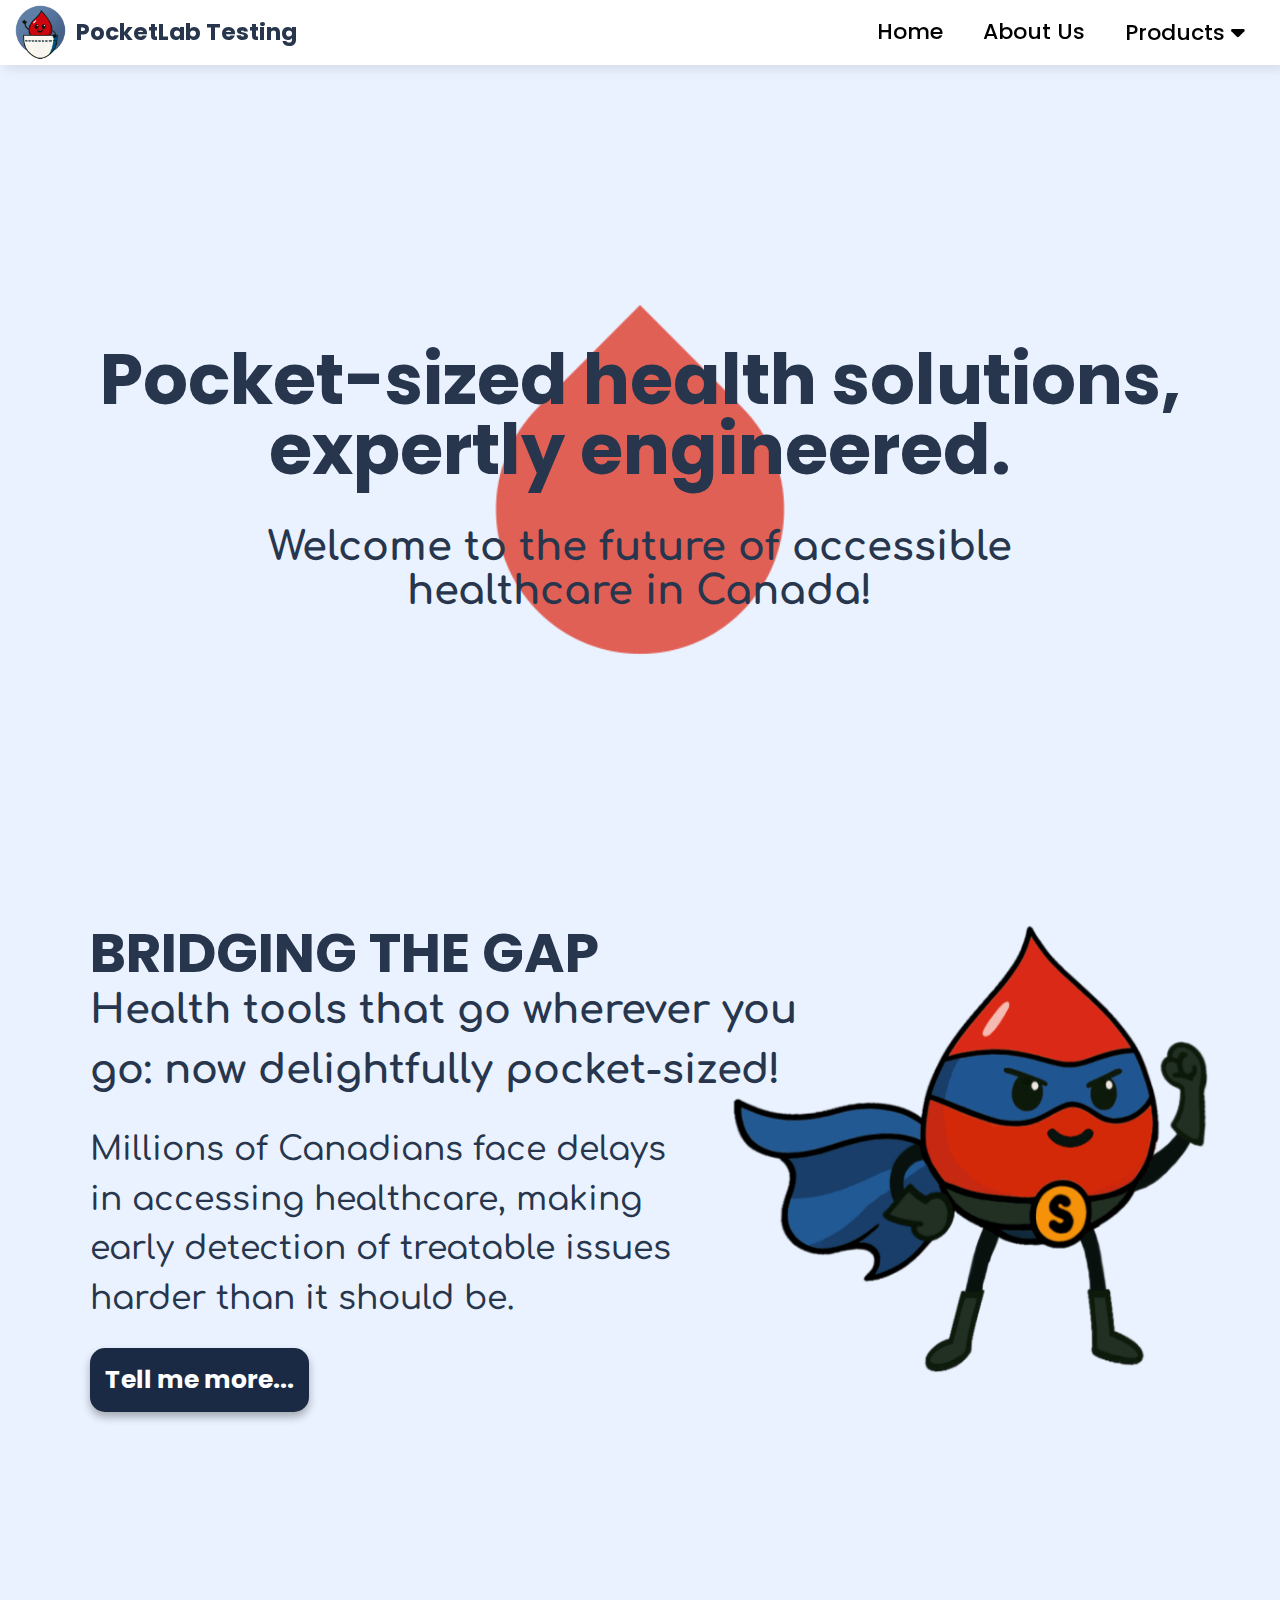
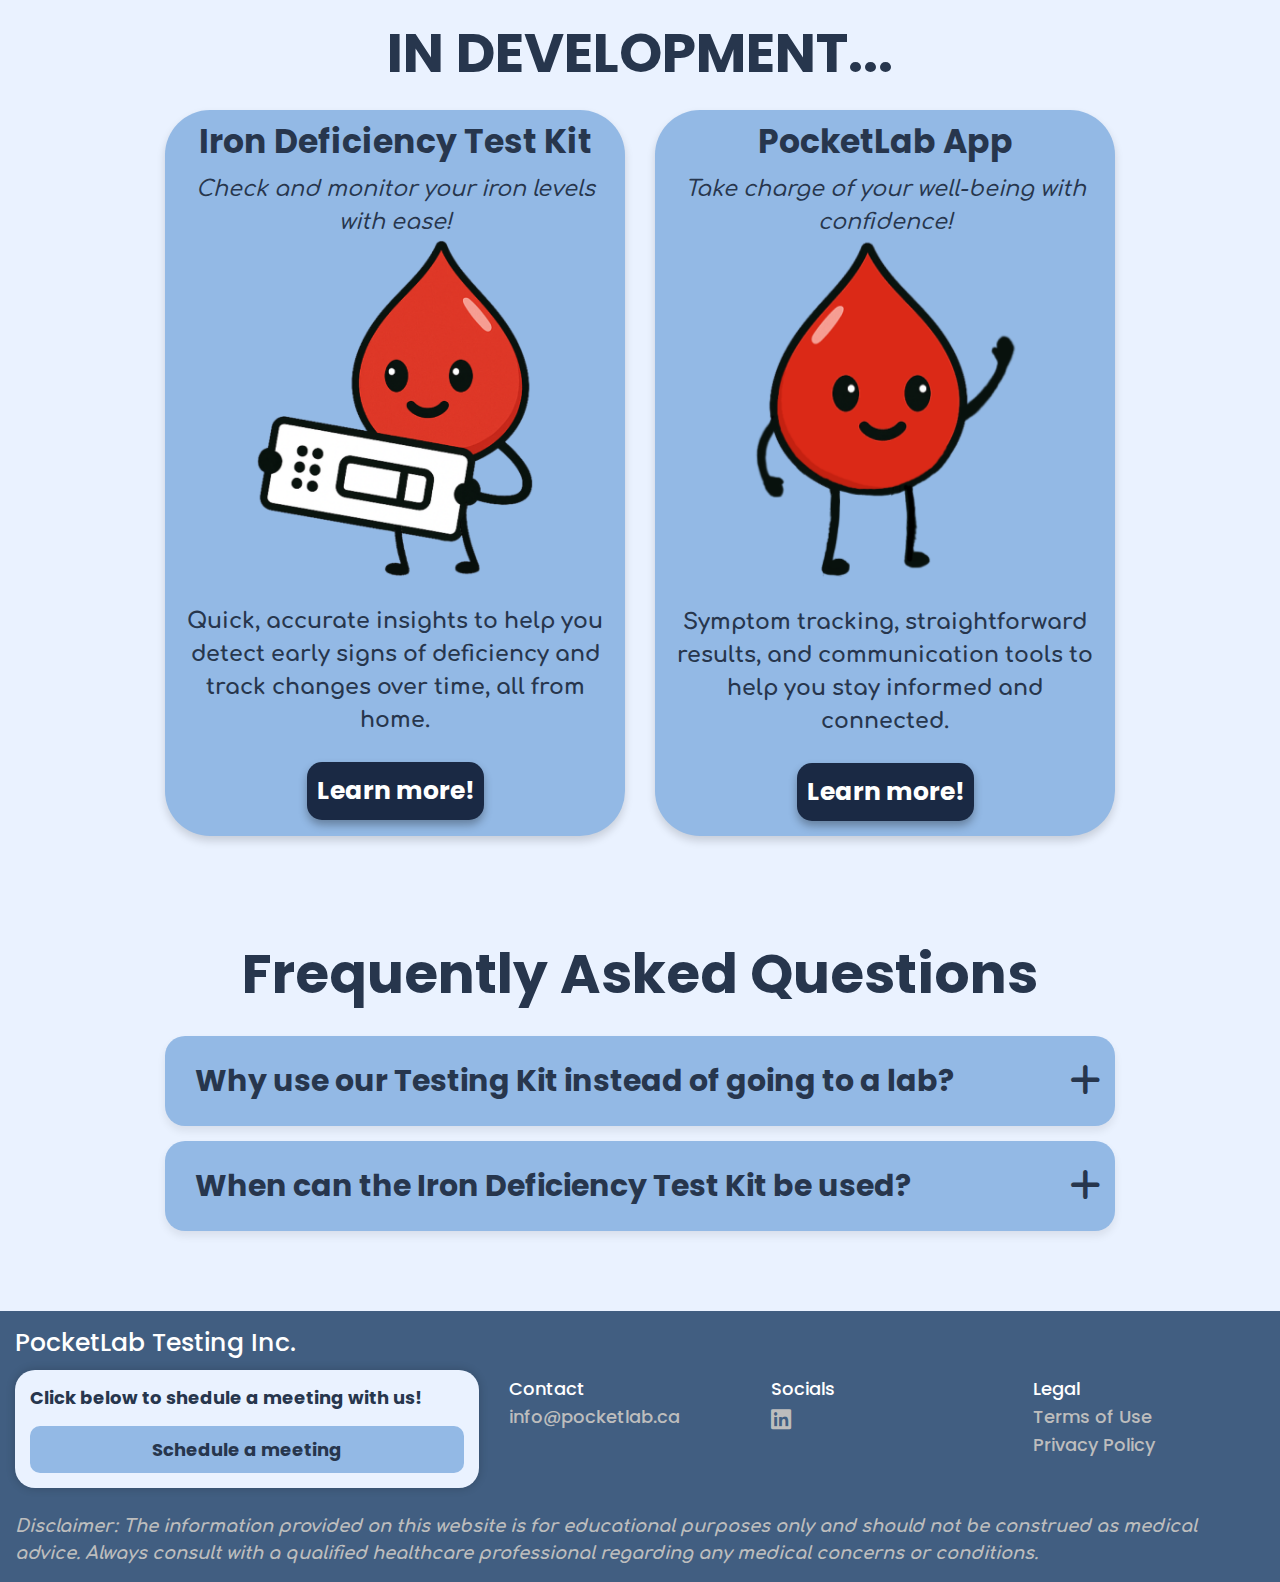
<file: Website - Final3/index.html>
<!DOCTYPE html>
<html>

<head>
    <title>PocketLab Testing - Home</title>
    <meta charset="UTF-8">
    <meta name="viewport" content="width = device-width, initial-scale = 1.0">

    <link rel="stylesheet" href="style/general.css">
    <link rel="stylesheet" href="style/index.css">

    <link rel="shortcut icon" href="Images/logoPLHeader.png">

    <!-- Comforttaa Font -->
    <link rel="preconnect" href="https://fonts.googleapis.com">
    <link rel="preconnect" href="https://fonts.gstatic.com" crossorigin>
    <link href="https://fonts.googleapis.com/css2?family=Comfortaa:wght@300..700&display=swap" rel="stylesheet">

    <!-- Poppins Font -->
    <link rel="preconnect" href="https://fonts.googleapis.com">
    <link rel="preconnect" href="https://fonts.gstatic.com" crossorigin>
    <link
        href="https://fonts.googleapis.com/css2?family=Poppins:ital,wght@0,100;0,200;0,300;0,400;0,500;0,600;0,700;0,800;0,900;1,100;1,200;1,300;1,400;1,500;1,600;1,700;1,800;1,900&display=swap"
        rel="stylesheet">

    <!-- Font Awesome -->
    <link rel="stylesheet" href="https://cdnjs.cloudflare.com/ajax/libs/font-awesome/6.7.2/css/all.min.css"
        integrity="sha512-Evv84Mr4kqVGRNSgIGL/F/aIDqQb7xQ2vcrdIwxfjThSH8CSR7PBEakCr51Ck+w+/U6swU2Im1vVX0SVk9ABhg=="
        crossorigin="anonymous" referrerpolicy="no-referrer" />
</head>


<body>
    <script src="main.js"></script>
    <script src="mobilemenu.js"></script>

    <!-- Navigation Bar -->
    <nav class="navbar">
        <div class="container">
            <div class="left-section">
                <img class="header-logo" src="Images/logoPLHeader.png">

                <p class="left-text">
                    PocketLab Testing
                </p>
            </div>
            <div class="right-section">
                <ul>
                    <li>
                        <a href="index.html">Home</a>
                    </li>

                    <li>
                        <a href="aboutus.html">About Us</a>
                    </li>

                    <li class="nav-item dropdown">
                        <a href="#" class="nav-link">Products <i class="down-arrow fas fa-caret-down"></i></a>
                        <ul class="dropdown">
                            <li>
                                <a class="prodName" href="irondef.html">Iron Deficiency Test Kit</a>
                            </li>
                            <li>
                                <a class="prodName" href="app.html">PocketLab Companion App</a>
                            </li>
                        </ul>
                    </li>
                </ul>
            </div>

            <!-- Hamburger Button-->
            <button class="hamburger-button">
                <div class="hamburger-line"></div>
                <div class="hamburger-line"></div>
                <div class="hamburger-line"></div>
            </button>

            <div class="mobile-menu">
                <ul>
                    <li>
                        <a href="index.html">Home</a>
                    </li>

                    <li>
                        <a href="aboutus.html">About Us</a>
                    </li>

                    <li>
                        <a href="#">Products <i class="fas fa-caret-down"></i></a>
                        <ul class="dropdown">
                            <li>
                                <a href="irondef.html">Iron Deficiency Test Kit</a>
                            </li>

                            <li>
                                <a href="app.html">PocketLab Companion App</a>
                            </li>
                        </ul>
                    </li>
                </ul>
            </div>
        </div>
    </nav>

    <!--<img class = "image-test" src = "Images/logoPLHeader.png">-->

    <!-- Hero -->
    <section class="hero">
        <div class="container">
            <div class="hero-content">
                <h1 class="hero-heading textXXL">
                    Pocket-sized health solutions, <br class="new-line">expertly engineered.
                </h1>
                <p class="hero-subtext textL">
                    Welcome to the future of accessible <br class="new-line">healthcare in
                    Canada!
                </p>
            </div>
        </div>
    </section>

    <!-- Bridging the Gap -->
    <section class="bridg">
        <div class="container">
            <h1 class="bridg-header textXL">
                BRIDGING THE GAP
            </h1>
            <div class="bridg-content">
                <div class="info">
                    <p class="para1 textL">
                        Health tools that go wherever you go: now delightfully pocket-sized!
                    </p>
                    <p class="para2 textM">
                        Millions of Canadians face delays in accessing healthcare, making early detection of treatable
                        issues harder than it should be.
                    </p>
                    <a href="aboutus.html">
                        <button class="redirect textS">
                            Tell me more...
                        </button>
                    </a>
                </div>
            </div>

            <div class="mobile-bridg">
                <p class="para1 textL">
                    Health tools that go wherever you go: now delightfully pocket-sized!
                </p>

                <img class="super-sero" src="Images/SuperSero.png">

                <p class="para2 textM">
                    Millions of Canadians face delays in accessing healthcare, making early detection of treatable
                    issues harder than it should be.
                </p>
                <a href="aboutus.html">
                    <button class="redirect textS">
                        Tell me more...
                    </button>
                </a>
            </div>
        </div>

    </section>

    <!-- Product Perview -->
    <section class="in-development">
        <div class="containerSm">
            <p class="dev-text textXL">
                IN DEVELOPMENT...
            </p>

            <div class="dev-products">
                <div class="Product">
                    <h1 class="card-heading">
                        Iron Deficiency Test Kit
                    </h1>

                    <p class="card-subheading">
                        Check and monitor your iron levels with ease!
                    </p>

                    <img class="prod1" src="Images/SeroProd.png">
                    <p class="dev-body">
                        Quick, accurate insights to help you detect early signs of deficiency and track changes over
                        time, all from home.
                    </p>

                    <a href="irondef.html">
                        <button class="redirect">
                            Learn more!
                        </button>
                    </a>
                </div>

                <div class="Product">
                    <h1 class="card-heading">
                        PocketLab App
                    </h1>

                    <p class="card-subheading">
                        Take charge of your well-being with confidence!
                    </p>

                    <img class="prod2" src="Images/WavingSero.png">
                    <p class="dev-body">
                        Symptom tracking, straightforward results, and communication tools to help you stay informed
                        and connected.
                    </p>

                    <a href="app.html">
                        <button class="redirect">
                            Learn more!
                        </button>
                    </a>
                </div>
            </div>
        </div>
    </section>

    <!-- FAQ -->
    <section class="faq">
        <div class="containerSm">
            <h3 class="faq-title textXL">
                Frequently Asked Questions
            </h3>
            <div class="faq-content">
                <div class="faq-group">
                    <div class="faq-group-header">
                        <h4>
                            Why use our Testing Kit instead of going to a lab?
                        </h4>
                        <i class="fas fa-plus"></i>
                    </div>
                    <div class="faq-group-body">
                        <p class="faq-bodytext textS">
                            Our Iron Deficiency Testing Kit will bring fast and accurate results directly into your
                            hands. Unlike traditional lab testing, which involvbes long wait times, appointments, and
                            travel, our kit empowers users to get reliable result from the comfort of their home. It is
                            especially valuable for those in remote areas, with limited access to healthcare services,
                            or
                            for seeking quick insights without the hassle of a lab visit.
                        </p>
                    </div>
                </div>

                <div class="faq-group">
                    <div class="faq-group-header">
                        <h4>
                            When can the Iron Deficiency Test Kit be used?
                        </h4>
                        <i class="fas fa-plus"></i>
                    </div>
                    <div class="faq-group-body">
                        <p class="faq-bodytext textS">
                            The Iron Deficiency Test Kit can be used any time of the day.
                        </p>
                    </div>
                </div>
            </div>
        </div>
    </section>

    <!-- Footer -->
    <footer class="footer">
        <div class="container">
            <h5 class="company-name textS">
                PocketLab Testing Inc.
            </h5>
            <div class="footer-content">
                <div class="footer-group">
                    <div class="schedule-meeting-card">
                        <h5 class="schedule-meeting-card-text textXS">
                            Click below to shedule a meeting with us!
                            <br><span class="schedule-meeting-card-subtext textXS"></span>
                        </h5>

                        <a href="https://calendly.com/pocketlabtestinginc/30min" target="_blank">
                            <button class="meeting textXS">
                                Schedule a meeting
                            </button>
                        </a>
                    </div>
                </div>

                <div class="footer-group">
                    <h5 class="textXS">
                        Contact
                    </h5>
                    <ul class="contact-info">
                        <li>
                            <h5 class="footer-group-subtext textXS">info@pocketlab.ca</h5>
                        </li>
                    </ul>
                </div>

                <div class="footer-group">
                    <h5 class="textXS">
                        Socials
                    </h5>
                    <ul class="socials-logo">
                        <li>
                            <a class="account" href="https://www.linkedin.com/company/pocketlab-testing/"
                                target="_blank">
                                <i class="fab fa-linkedin"></i>
                            </a>
                        </li>
                    </ul>
                </div>

                <div class="footer-group">
                    <h5 class="textXS">
                        Legal
                    </h5>
                    <ul class="documents">
                        <li>
                            <a href="termsofuse.html">
                                <h5 class="footer-group-subtext textXS">Terms of Use</h5>
                            </a>
                        </li>

                        <li>
                            <a href="privacypolicy.html">
                                <h5 class="footer-group-subtext textXS">Privacy Policy</h5>
                            </a>
                        </li>
                    </ul>
                </div>
            </div>
            <p class="disclaimer textXS">
                Disclaimer: The information provided on this website is for educational purposes only and should not be
                construed as
                medical advice. Always consult with a qualified healthcare professional regarding any medical concerns
                or conditions.
            </p>
        </div>
    </footer>
</body>

</html>
</file>
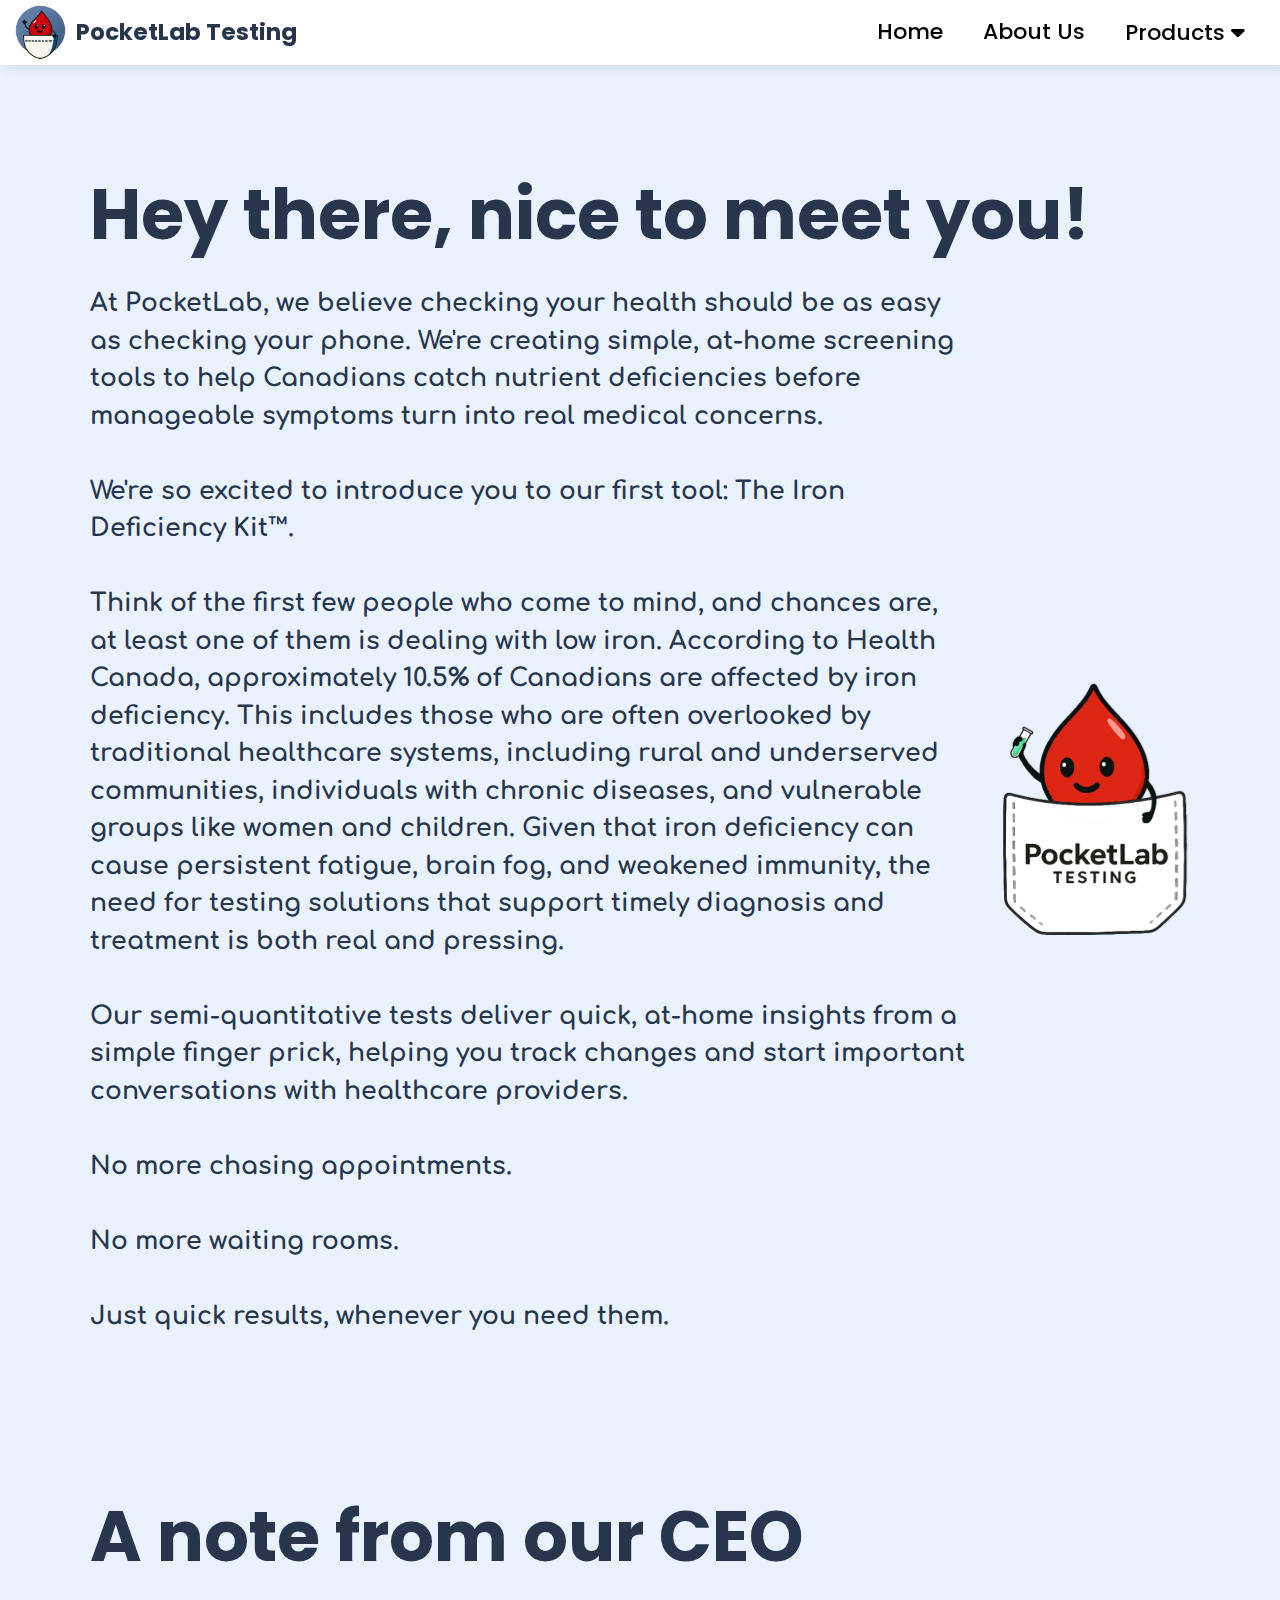
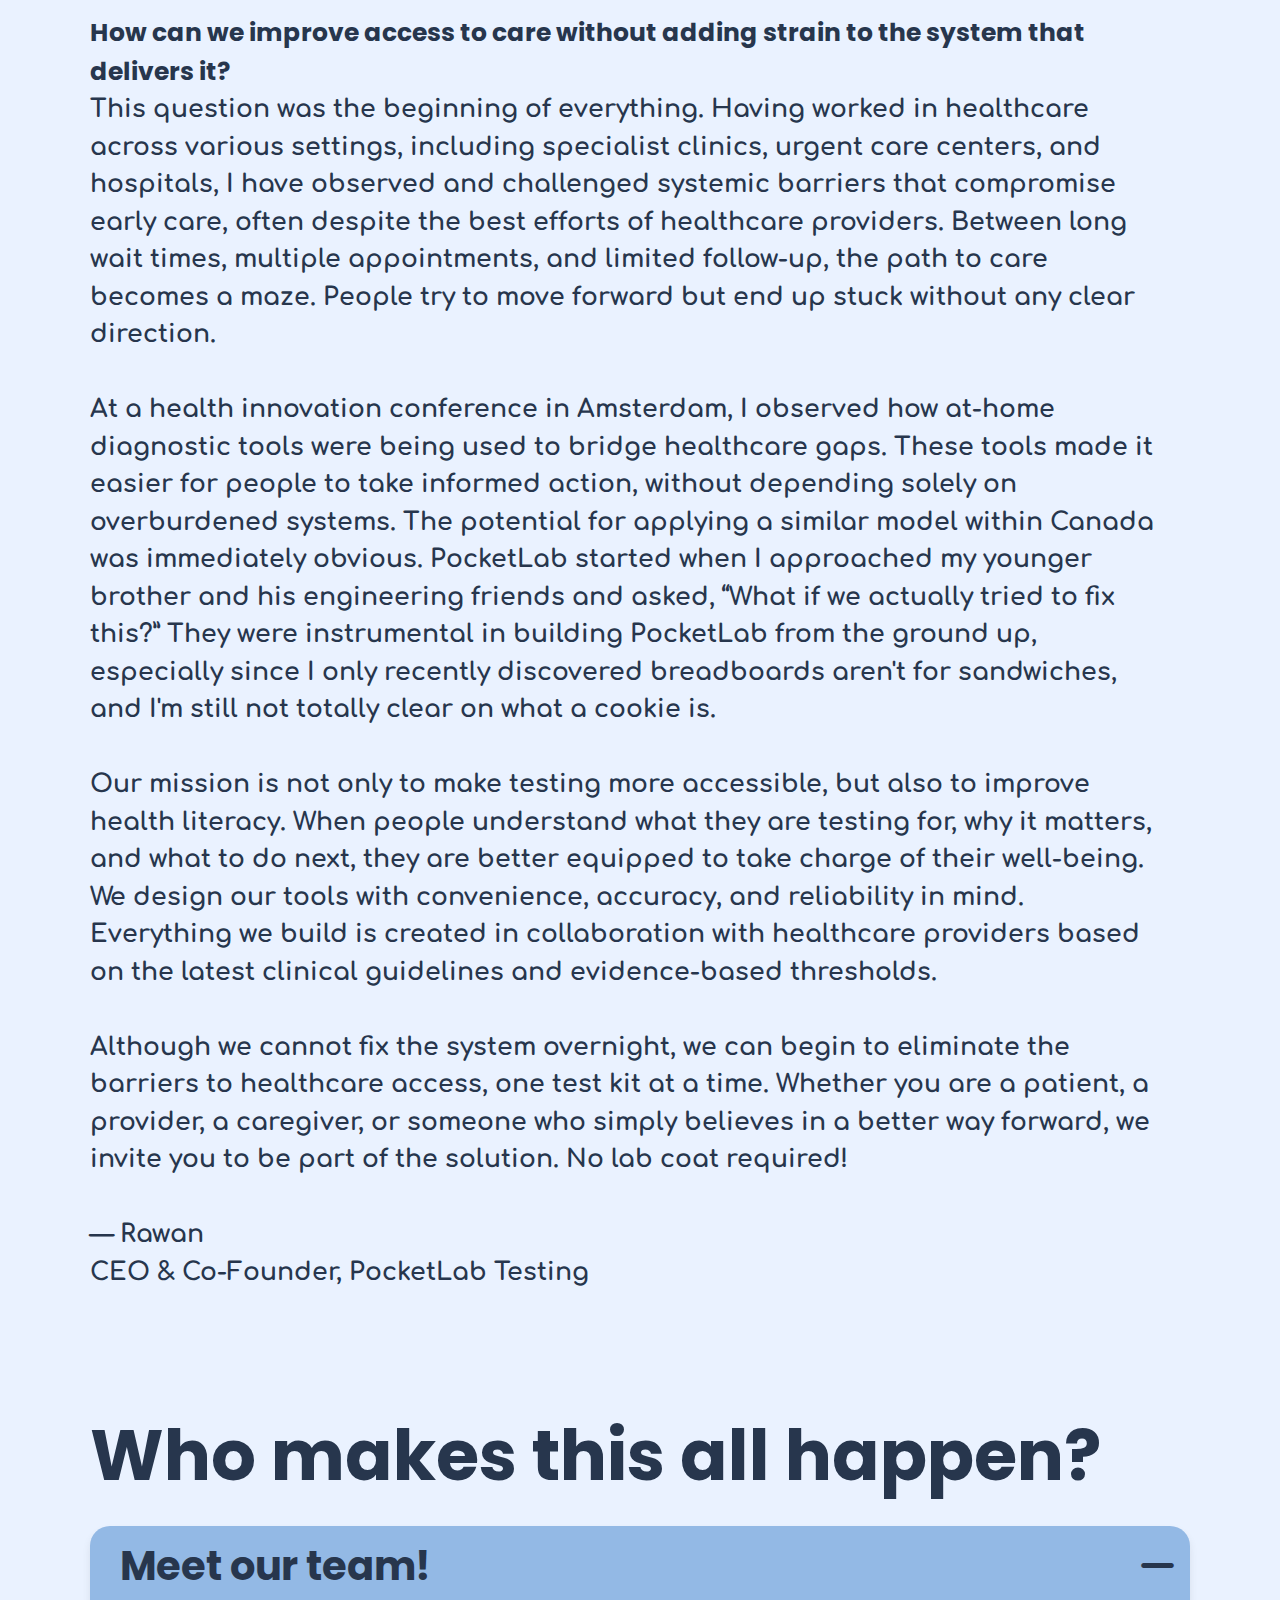
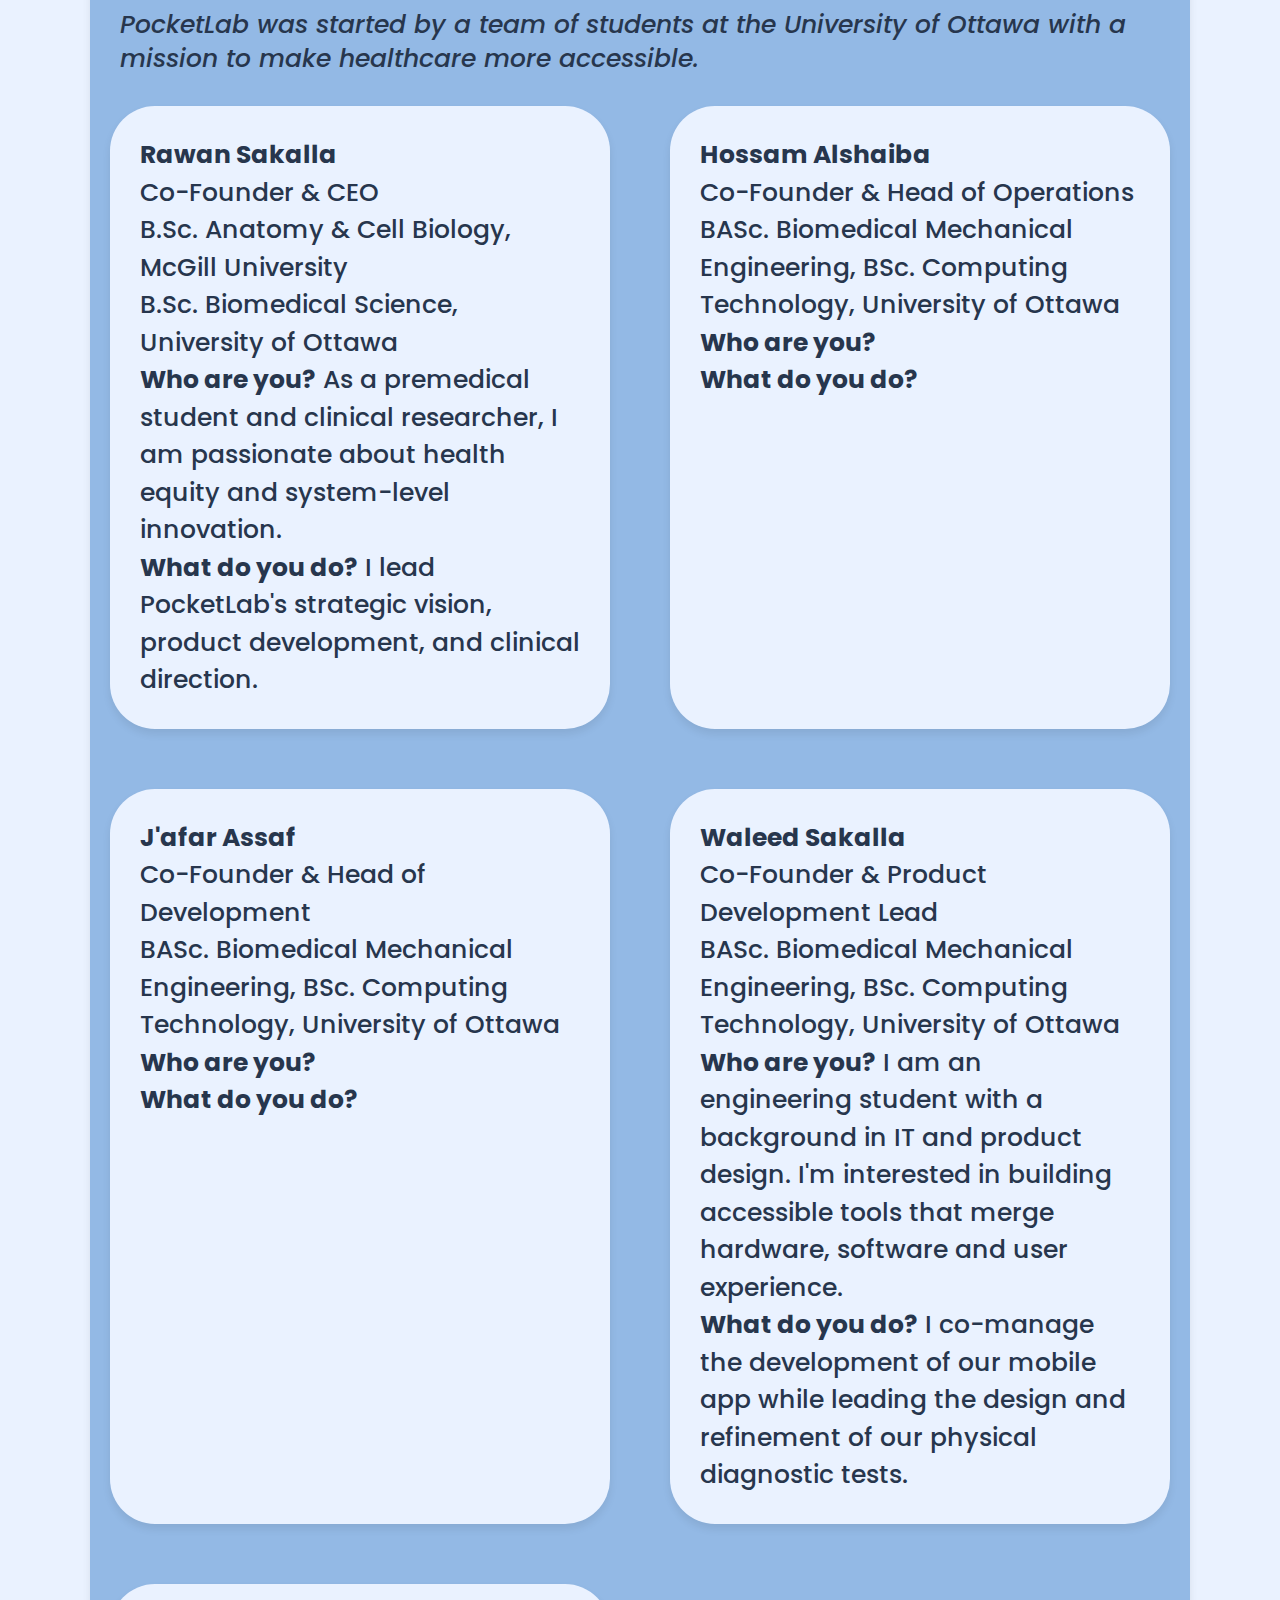
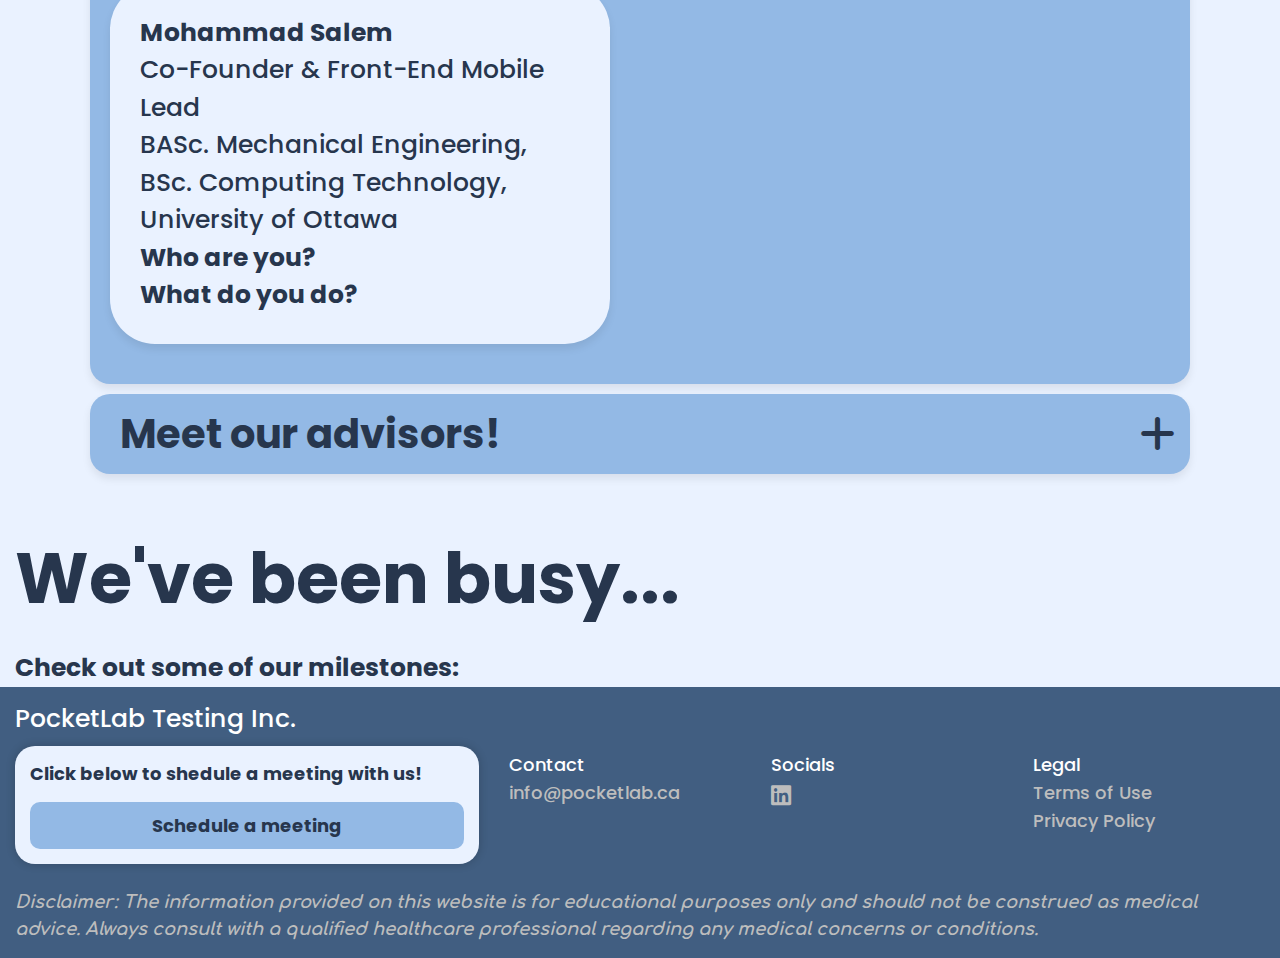
<file: Website - Final3/aboutus.html>
<!DOCTYPE html>
<html>

<head>
    <title>PocketLab Testing - About Us</title>
    <meta charset="UTF-8">
    <meta name="viewport" content="width = device-width, initial-scale = 1.0">

    <link rel="stylesheet" href="style/general.css">
    <link rel="stylesheet" href="style/aboutus.css">

    <link rel="shortcut icon" href="Images/logoPLHeader.png">

    <!-- Comforttaa Font -->
    <link rel="preconnect" href="https://fonts.googleapis.com">
    <link rel="preconnect" href="https://fonts.gstatic.com" crossorigin>
    <link href="https://fonts.googleapis.com/css2?family=Comfortaa:wght@300..700&display=swap" rel="stylesheet">

    <!-- Poppins Font -->
    <link rel="preconnect" href="https://fonts.googleapis.com">
    <link rel="preconnect" href="https://fonts.gstatic.com" crossorigin>
    <link
        href="https://fonts.googleapis.com/css2?family=Poppins:ital,wght@0,100;0,200;0,300;0,400;0,500;0,600;0,700;0,800;0,900;1,100;1,200;1,300;1,400;1,500;1,600;1,700;1,800;1,900&display=swap"
        rel="stylesheet">

    <!-- Font Awesome -->
    <link rel="stylesheet" href="https://cdnjs.cloudflare.com/ajax/libs/font-awesome/6.7.2/css/all.min.css"
        integrity="sha512-Evv84Mr4kqVGRNSgIGL/F/aIDqQb7xQ2vcrdIwxfjThSH8CSR7PBEakCr51Ck+w+/U6swU2Im1vVX0SVk9ABhg=="
        crossorigin="anonymous" referrerpolicy="no-referrer" />
</head>


<body>
    <script src="about.js"></script>
    <script src="mobilemenu.js"></script>

    <!-- Navigation Bar -->
    <nav class="navbar">
        <div class="container">
            <div class="left-section">
                <img class="header-logo" src="Images/logoPLHeader.png">

                <p class="left-text">
                    PocketLab Testing
                </p>
            </div>
            <div class="right-section">
                <ul>
                    <li>
                        <a href="index.html">Home</a>
                    </li>

                    <li>
                        <a href="aboutus.html">About Us</a>
                    </li>

                    <li class="nav-item dropdown">
                        <a href="#" class="nav-link">Products <i class="down-arrow fas fa-caret-down"></i></a>
                        <ul class="dropdown">
                            <li>
                                <a class="prodName" href="irondef.html">Iron Deficiency Test Kit</a>
                            </li>
                            <li>
                                <a class="prodName" href="app.html">PocketLab Companion App</a>
                            </li>
                        </ul>
                    </li>
                </ul>
            </div>

            <!-- Hamburger Button-->
            <button class="hamburger-button">
                <div class="hamburger-line"></div>
                <div class="hamburger-line"></div>
                <div class="hamburger-line"></div>
            </button>

            <div class="mobile-menu">
                <ul>
                    <li>
                        <a href="index.html">Home</a>
                    </li>

                    <li>
                        <a href="aboutus.html">About Us</a>
                    </li>

                    <li>
                        <a href="#">Products <i class="fas fa-caret-down"></i></a>
                        <ul class="dropdown">
                            <li>
                                <a href="irondef.html">Iron Deficiency Test Kit</a>
                            </li>

                            <li>
                                <a href="app.html">PocketLab Companion App</a>
                            </li>
                        </ul>
                    </li>
                </ul>
            </div>
        </div>
    </nav>

    <!-- About Us -->
    <section class="about-us">
        <div class="container">
            <div class="us">
                <h1 class="textXXL">
                    Hey there, nice to meet you!
                </h1>

                <div class="us-content">
                    <p class="text textS">
                        At PocketLab, we believe checking your health should be as easy as checking your phone. We're
                        creating simple, at-home screening tools to help Canadians catch nutrient deficiencies before
                        manageable symptoms turn into real medical concerns.
                        <br><br>We're so excited to introduce you to our first tool: The Iron Deficiency Kit™.
                        <br><br>Think of the first few people who come to mind, and chances are, at least one of them is
                        dealing with low iron. According to Health Canada, approximately 10.5% of Canadians are affected
                        by iron deficiency. This includes those who are often overlooked by traditional healthcare
                        systems, including rural and underserved communities, individuals with chronic diseases, and
                        vulnerable groups like women and children. Given that iron deficiency can cause persistent
                        fatigue, brain fog, and weakened immunity, the need for testing solutions that support timely
                        diagnosis and treatment is both real and pressing.
                        <br><br>Our semi-quantitative tests deliver quick, at-home insights from a simple finger prick,
                        helping you track changes and start important conversations with healthcare providers.
                        <br><br>No more chasing appointments.
                        <br><br>No more waiting rooms.
                        <br><br>Just quick results, whenever you need them.
                    </p>

                    <img class="sero-greet" src="Images/LogoSero.png">
                </div>

                <!--Mobile-->
                <div class="content-mobile">
                    <img class="sero-greet" src="Images/LogoSero.png">
                    <p class="text textS">
                        At PocketLab, we believe checking your health should be as easy as checking your phone. We're
                        creating simple, at-home screening tools to help Canadians catch nutrient deficiencies before
                        manageable symptoms turn into real medical concerns.
                        <br><br>We're so excited to introduce you to our first tool: The Iron Deficiency Kit™.
                        <br><br>Think of the first few people who come to mind, and chances are, at least one of them is
                        dealing with low iron. According to Health Canada, approximately 10.5% of Canadians are affected
                        by iron deficiency. This includes those who are often overlooked by traditional healthcare
                        systems, including rural and underserved communities, individuals with chronic diseases, and
                        vulnerable groups like women and children. Given that iron deficiency can cause persistent
                        fatigue, brain fog, and weakened immunity, the need for testing solutions that support timely
                        diagnosis and treatment is both real and pressing.
                        <br><br>Our semi-quantitative tests deliver quick, at-home insights from a simple finger prick,
                        helping you track changes and start important conversations with healthcare providers.
                        <br><br>No more chasing appointments.
                        <br><br>No more waiting rooms.
                        <br><br>Just quick results, whenever you need them.
                    </p>
                </div>
            </div>
        </div>
    </section>

    <!-- Our Story -->
    <section class="our-story">
        <div class="container">
            <h1 class="textXXL">
                A note from our CEO
            </h1>

            <div class="story">
                <div class="story-content">
                    <p class="text textS">
                        <span class="bold">How can we improve access to care without adding strain to the system that
                            delivers it?</span>
                        <br>This question was the beginning of everything. Having worked in healthcare across various
                        settings, including specialist clinics, urgent care centers, and hospitals, I have observed and
                        challenged systemic barriers that compromise early care, often despite the best efforts of
                        healthcare providers. Between long wait times, multiple appointments, and limited follow-up, the
                        path to care becomes a maze. People try to move forward but end up stuck without any clear
                        direction.
                        <br><br>At a health innovation conference in Amsterdam, I observed how at-home diagnostic tools
                        were being used to bridge healthcare gaps. These tools made it easier for people to take
                        informed action, without depending solely on overburdened systems. The potential for applying a
                        similar model within Canada was immediately obvious. PocketLab started when I approached my
                        younger brother and his engineering friends and asked, “What if we actually tried to fix this?”
                        They were instrumental in building PocketLab from the ground up, especially since I only
                        recently discovered breadboards aren't for sandwiches, and I'm still not totally clear on what a
                        cookie is.
                        <br><br>Our mission is not only to make testing more accessible, but also to improve health
                        literacy. When people understand what they are testing for, why it matters, and what to do next,
                        they are better equipped to take charge of their well-being. We design our tools with
                        convenience, accuracy, and reliability in mind. Everything we build is created in collaboration
                        with healthcare providers based on the latest clinical guidelines and evidence-based thresholds.
                        <br><br>Although we cannot fix the system overnight, we can begin to eliminate the barriers to
                        healthcare access, one test kit at a time. Whether you are a patient, a provider, a caregiver,
                        or someone who simply believes in a better way forward, we invite you to be part of the
                        solution. No lab coat required!
                        <br><br> — Rawan
                        <br>CEO & Co-Founder, PocketLab Testing
                    </p>

                    <!--<img class="sero-greet" src="Images/WaitingSucksSero.png">-->
                </div>

                <!--Mobile-->
                <div class="content-mobile">
                    <img class="sero-greet" src="Images/WaitingSucksSero.png">
                    <p class="text textS">
                        <span class="bold">How can we improve access to care without adding strain to the system that
                            delivers it?</span>
                        <br>This question was the beginning of everything. Having worked in healthcare across various
                        settings, including specialist clinics, urgent care centers, and hospitals, I have observed and
                        challenged systemic barriers that compromise early care, often despite the best efforts of
                        healthcare providers. Between long wait times, multiple appointments, and limited follow-up, the
                        path to care becomes a maze. People try to move forward but end up stuck without any clear
                        direction.
                        <br><br>At a health innovation conference in Amsterdam, I observed how at-home diagnostic tools
                        were being used to bridge healthcare gaps. These tools made it easier for people to take
                        informed action, without depending solely on overburdened systems. The potential for applying a
                        similar model within Canada was immediately obvious. PocketLab started when I approached my
                        younger brother and his engineering friends and asked, “What if we actually tried to fix this?”
                        They were instrumental in building PocketLab from the ground up, especially since I only
                        recently discovered breadboards aren't for sandwiches, and I'm still not totally clear on what a
                        cookie is.
                        <br><br>Our mission is not only to make testing more accessible, but also to improve health
                        literacy. When people understand what they are testing for, why it matters, and what to do next,
                        they are better equipped to take charge of their well-being. We design our tools with
                        convenience, accuracy, and reliability in mind. Everything we build is created in collaboration
                        with healthcare providers based on the latest clinical guidelines and evidence-based thresholds.
                        <br><br>Although we cannot fix the system overnight, we can begin to eliminate the barriers to
                        healthcare access, one test kit at a time. Whether you are a patient, a provider, a caregiver,
                        or someone who simply believes in a better way forward, we invite you to be part of the
                        solution. No lab coat required!
                        <br><br> — Rawan
                        <br>CEO & Co-Founder, PocketLab Testing
                    </p>
                </div>
            </div>
        </div>
    </section>

    <!-- Meet the Team -->
    <section class="meet-the-team">
        <div class="container">
            <h1 class="team-header textXXL">
                Who makes this all happen?
            </h1>

            <div class="team-content">
                <div class="team-group">
                    <div class="team-group-header">
                        <h4>
                            Meet our team!
                        </h4>
                        <i class="fas fa-minus"></i>
                    </div>

                    <div class="team-group-body open">
                        <p class="team-group-body-header textS">
                            PocketLab was started by a team of students at the University of Ottawa with a mission to
                            make healthcare more accessible.
                        </p>

                        <div class="team">
                            <div class="teammate">
                                <p class="about-me textS">
                                    Rawan Sakalla

                                    <span class="about">
                                        <br>Co-Founder & CEO
                                        <br>B.Sc. Anatomy & Cell Biology, McGill University
                                        <br>B.Sc. Biomedical Science, University of Ottawa
                                        <br><span class="bold">Who are you?</span> As a premedical student and clinical
                                        researcher, I am
                                        passionate about health equity and system-level innovation.
                                        <br><span class="bold">What do you do?</span> I lead PocketLab's strategic
                                        vision, product development,
                                        and clinical direction.
                                    </span>
                                </p>
                            </div>

                            <div class="teammate">
                                <p class="about-me textS">
                                    Hossam Alshaiba

                                    <span class="about">
                                        <br>Co-Founder & Head of Operations
                                        <br>BASc. Biomedical Mechanical Engineering, BSc. Computing Technology,
                                        University of Ottawa
                                        <br><span class="bold">Who are you?</span>
                                        <br><span class="bold">What do you do?</span>
                                    </span>
                                </p>
                            </div>

                            <div class="teammate">
                                <p class="about-me textS">
                                    J'afar Assaf

                                    <span class="about">
                                        <br>Co-Founder & Head of Development
                                        <br>BASc. Biomedical Mechanical Engineering, BSc. Computing Technology,
                                        University of Ottawa
                                        <br><span class="bold">Who are you?</span>
                                        <br><span class="bold">What do you do?</span>
                                    </span>
                                </p>
                            </div>

                            <div class="teammate">
                                <p class="about-me textS">
                                    Waleed Sakalla

                                    <span class="about">
                                        <br>Co-Founder & Product Development Lead
                                        <br>BASc. Biomedical Mechanical Engineering, BSc. Computing Technology,
                                        University of Ottawa
                                        <br><span class="bold">Who are you?</span> I am an engineering student with a
                                        background in IT and product design. I'm interested in building accessible tools
                                        that merge hardware, software and user experience.
                                        <br><span class="bold">What do you do?</span> I co-manage the development of our
                                        mobile app while leading the design and refinement of our physical diagnostic
                                        tests.
                                    </span>
                                </p>
                            </div>

                            <div class="teammate">
                                <p class="about-me textS">
                                    Mohammad Salem

                                    <span class="about">
                                        <br>Co-Founder & Front-End Mobile Lead
                                        <br>BASc. Mechanical Engineering, BSc. Computing Technology,
                                        University of Ottawa
                                        <br><span class="bold">Who are you?</span>
                                        <br><span class="bold">What do you do?</span>
                                    </span>
                                </p>
                            </div>
                        </div>
                    </div>
                </div>
            </div>

            <div class="team-content">
                <div class="team-group">
                    <div class="team-group-header">
                        <h4>
                            Meet our advisors!
                        </h4>
                        <i class="fas fa-plus"></i>
                    </div>
                    <div class="team-group-body">
                        <p class="team-group-body-header textS">
                            We're guided by a multidisciplinary team of healthcare professionals who help PocketLab stay
                            clinically grounded, technically sound, and impact-focused.
                        </p>

                        <div class="team">
                            <div class="teammate">
                                <p class="about-me textS">
                                    Yara Sakalla

                                    <span class="about">
                                        <br>Junior Clinical Advisor
                                        <br>BSc. Microbiology and Immunology, McGill University
                                        <br>DMD, University of Saskatchewan (DS2)
                                        <br><span class="bold">What is your area of interest?</span> General dentistry
                                    </span>
                                </p>
                            </div>

                            <div class="teammate">
                                <p class="about-me textS">
                                    Rushud Alani

                                    <span class="about">
                                        <br>Senior Clinical Advisor
                                        <br>MBBS, University of Sharjah
                                        <br>MSc. Experimental Medicine, McGill University
                                        <br><span class="bold">What is your area of interest?</span> Internal medicine,
                                        family medicine
                                    </span>
                                </p>
                            </div>

                            <div class="teammate">
                                <p class="about-me textS">
                                    Salodin Al-Achkar

                                    <span class="about">
                                        <br>Junior Clinical Advisor
                                        <br>BSc. Physiology, McGill University
                                        <br>MSc. Neuroscience, McGill University
                                        <br>MD, Johns Hopkins School of Medicine (MS2)
                                        <br><span class="bold">What is your area of interest?</span> Clinical
                                        neuroscience, pediatrics
                                    </span>
                                </p>
                            </div>

                            <div class="teammate">
                                <p class="about-me textS">
                                    Zayd Hashem

                                    <span class="about">
                                        <br>Senior Clinical Advisor
                                        <br>BSc. Physiology, McGill University
                                        <br>MD, Khalifa University (MS4)
                                        <br><span class="bold">What is your area of interest?</span> Sports medicine,
                                        neurology
                                    </span>
                                </p>
                            </div>

                            <div class="teammate">
                                <p class="about-me textS">
                                    Aryan Shah

                                    <span class="about">
                                        <br>Senior Scientific Advisor
                                        <br>BSc. Neuroscience, McGill University
                                        <br>MD, Queen's University (MS4)
                                        <br><span class="bold">What is your area of interest?</span> Medical innovation
                                    </span>
                                </p>
                            </div>
                        </div>
                    </div>
                </div>
            </div>

        </div>
    </section>

    <!-- achievements -->
    <section class="achievments">
        <div class="container">
            <h1 class="textXXL">
                We've been busy...
            </h1>

            <div class="achievments-content">
                <p class="text textS">
                    <span class="bold textM">Check out some of our milestones:</span>
                    <br>
                </p>
            </div>

            <!--Mobile-->
            <div class="content-mobile">
                <p class="text textS">

                </p>
            </div>
        </div>
    </section>

    <!-- Footer -->
    <footer class="footer">
        <div class="container">
            <h5 class="company-name textS">
                PocketLab Testing Inc.
            </h5>
            <div class="footer-content">
                <div class="footer-group">
                    <div class="schedule-meeting-card">
                        <h5 class="schedule-meeting-card-text textXS">
                            Click below to shedule a meeting with us!
                            <br><span class="schedule-meeting-card-subtext textXS"></span>
                        </h5>

                        <a href="https://calendly.com/pocketlabtestinginc/30min" target="_blank">
                            <button class="meeting textXS">
                                Schedule a meeting
                            </button>
                        </a>
                    </div>
                </div>

                <div class="footer-group">
                    <h5 class="textXS">
                        Contact
                    </h5>
                    <ul class="contact-info">
                        <li>
                            <h5 class="footer-group-subtext textXS">info@pocketlab.ca</h5>
                        </li>
                    </ul>
                </div>

                <div class="footer-group">
                    <h5 class="textXS">
                        Socials
                    </h5>
                    <ul class="socials-logo">
                        <li>
                            <a class="account" href="https://www.linkedin.com/company/pocketlab-testing/"
                                target="_blank">
                                <i class="fab fa-linkedin"></i>
                            </a>
                        </li>
                    </ul>
                </div>

                <div class="footer-group">
                    <h5 class="textXS">
                        Legal
                    </h5>
                    <ul class="documents">
                        <li>
                            <a href="termsofuse.html">
                                <h5 class="footer-group-subtext textXS">Terms of Use</h5>
                            </a>
                        </li>

                        <li>
                            <a href="privacypolicy.html">
                                <h5 class="footer-group-subtext textXS">Privacy Policy</h5>
                            </a>
                        </li>
                    </ul>
                </div>
            </div>
            <p class="disclaimer textXS">
                Disclaimer: The information provided on this website is for educational purposes only and should not be
                construed as
                medical advice. Always consult with a qualified healthcare professional regarding any medical concerns
                or conditions.
            </p>
        </div>
    </footer>
</body>

</html>
</file>
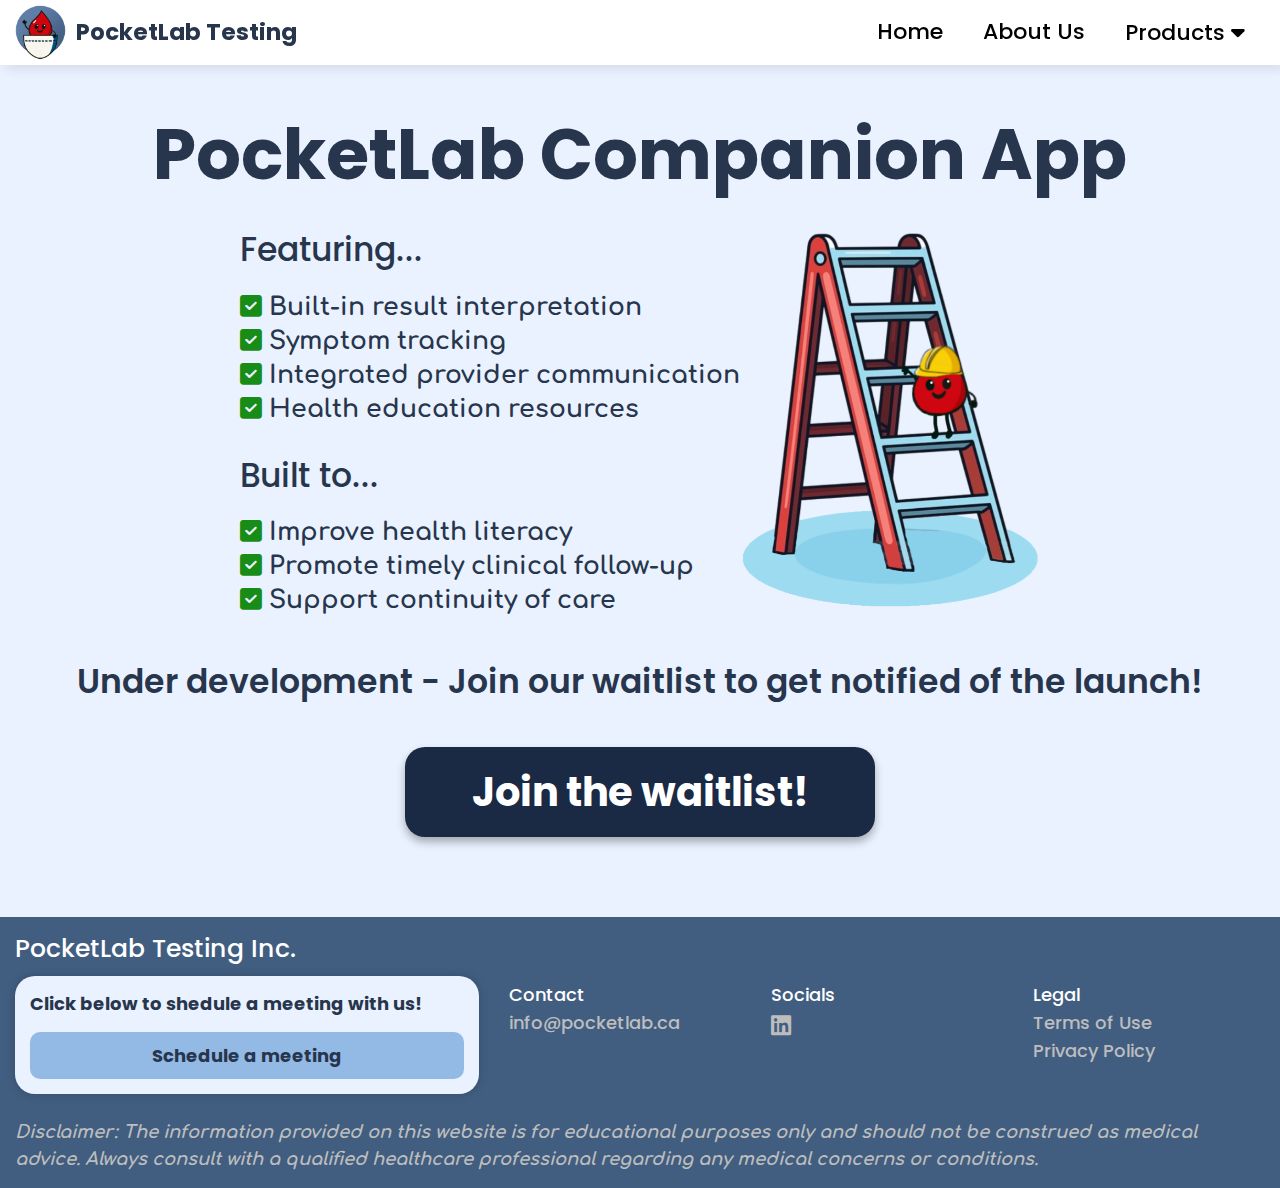
<file: Website - Final3/app.html>
<!DOCTYPE html>
<html>

<head>
    <title>PocketLab Testing - PocketLab App</title>
    <meta charset="UTF-8">
    <meta name="viewport" content="width = device-width, initial-scale = 1.0">

    <link rel="stylesheet" href="style/general.css">
    <link rel="stylesheet" href="style/prod.css">

    <link rel="shortcut icon" href="Images/logoPLHeader.png">

    <!-- Alata Font -->
    <link rel="preconnect" href="https://fonts.googleapis.com">
    <link rel="preconnect" href="https://fonts.gstatic.com" crossorigin>
    <link href="https://fonts.googleapis.com/css2?family=Alata&display=swap" rel="stylesheet">

    <!-- Comforttaa Font -->
    <link rel="preconnect" href="https://fonts.googleapis.com">
    <link rel="preconnect" href="https://fonts.gstatic.com" crossorigin>
    <link href="https://fonts.googleapis.com/css2?family=Comfortaa:wght@300..700&display=swap" rel="stylesheet">

    <!-- Poppins Font -->
    <link rel="preconnect" href="https://fonts.googleapis.com">
    <link rel="preconnect" href="https://fonts.gstatic.com" crossorigin>
    <link
        href="https://fonts.googleapis.com/css2?family=Poppins:ital,wght@0,100;0,200;0,300;0,400;0,500;0,600;0,700;0,800;0,900;1,100;1,200;1,300;1,400;1,500;1,600;1,700;1,800;1,900&display=swap"
        rel="stylesheet">

    <!-- Font Awesome -->
    <link rel="stylesheet" href="https://cdnjs.cloudflare.com/ajax/libs/font-awesome/6.7.2/css/all.min.css"
        integrity="sha512-Evv84Mr4kqVGRNSgIGL/F/aIDqQb7xQ2vcrdIwxfjThSH8CSR7PBEakCr51Ck+w+/U6swU2Im1vVX0SVk9ABhg=="
        crossorigin="anonymous" referrerpolicy="no-referrer" />
</head>


<body>
    <!-- Navigation Bar -->
    <nav class="navbar">
        <div class="container">
            <div class="left-section">
                <img class="header-logo" src="Images/logoPLHeader.png">

                <p class="left-text">
                    PocketLab Testing
                </p>
            </div>
            <div class="right-section">
                <ul>
                    <li>
                        <a href="index.html">Home</a>
                    </li>

                    <li>
                        <a href="aboutus.html">About Us</a>
                    </li>

                    <li class="nav-item dropdown">
                        <a href="#" class = "nav-link">Products <i class="down-arrow fas fa-caret-down"></i></a>
                        <ul class="dropdown">
                            <li>
                                <a class="prodName" href="irondef.html">Iron Deficiency Test Kit</a>
                            </li>
                            <li>
                                <a class="prodName" href="app.html">PocketLab Companion App</a>
                            </li>
                        </ul>
                    </li>
                </ul>
            </div>

            <!-- Hamburger Button-->
            <button class="hamburger-button">
                <div class="hamburger-line"></div>
                <div class="hamburger-line"></div>
                <div class="hamburger-line"></div>
            </button>

            <div class="mobile-menu">
                <ul>
                    <li>
                        <a href="index.html">Home</a>
                    </li>

                    <li>
                        <a href="aboutus.html">About Us</a>
                    </li>

                    <li>
                        <a href="#">Products <i class="fas fa-caret-down"></i></a>
                        <ul class="dropdown">
                            <li>
                                <a href="irondef.html">Iron Deficiency Test Kit</a>
                            </li>

                            <li>
                                <a href="app.html">PocketLab Companion App</a>
                            </li>
                        </ul>
                    </li>
                </ul>
            </div>
        </div>
    </nav>

    <section class="product">
        <h1 class="product-header textXXL">
            PocketLab Companion App
        </h1>
        <div class="container">
            <div class="pg-content">
                <div class="app-info">
                    <div class="features">
                        <p class="app-intro textM">
                            Featuring...
                        </p>
                        <p class="app-info-text textS">
                            <i class="fas fa-check-square"></i> Built-in result interpretation
                            <br><i class="fas fa-check-square"></i> Symptom tracking
                            <br><i class="fas fa-check-square"></i> Integrated provider communication
                            <br><i class="fas fa-check-square"></i> Health education resources
                        </p>
                    </div>

                    <div class="what-can-it-do">
                        <p class="app-intro textM">
                            Built to...
                        </p>
                        <p class="app-info-text textS">
                            <i class="fas fa-check-square"></i> Improve health literacy
                            <br><i class="fas fa-check-square"></i> Promote timely clinical follow-up
                            <br><i class="fas fa-check-square"></i> Support continuity of care
                        </p>
                    </div>
                </div>
                <img class="image-test" src="Images/underconcSero.png">
            </div>

            <p class="underdev textM">
                Under development - Join our waitlist to get notified of the launch!
            </p>

            <a href = "https://docs.google.com/forms/d/e/1FAIpQLSdxWXPQz2TgM30NrfdRtVl-DygPdZgyimGCEOUwYTLUE8fRPg/viewform?usp=sharing&ouid=114255692549766324377" target = "_blank">
                <button class="waitlist">
                    <p>
                        Join the waitlist!
                    </p>
                </button>
            </a>
        </div>
    </section>

     <!-- Footer -->
    <footer class="footer">
        <div class="container">
            <h5 class="company-name textS">
                PocketLab Testing Inc.
            </h5>
            <div class="footer-content">
                <div class="footer-group">
                    <div class="schedule-meeting-card">
                        <h5 class="schedule-meeting-card-text textXS">
                            Click below to shedule a meeting with us!
                            <br><span class="schedule-meeting-card-subtext textXS"></span>
                        </h5>

                        <a href="https://calendly.com/pocketlabtestinginc/30min" target="_blank">
                            <button class="meeting textXS">
                                Schedule a meeting
                            </button>
                        </a>
                    </div>
                </div>

                <div class="footer-group">
                    <h5 class="textXS">
                        Contact
                    </h5>
                    <ul class="contact-info">
                        <li>
                            <h5 class="footer-group-subtext textXS">info@pocketlab.ca</h5>
                        </li>
                    </ul>
                </div>

                <div class="footer-group">
                    <h5 class="textXS">
                        Socials
                    </h5>
                    <ul class="socials-logo">
                        <li>
                            <a class="account" href="https://www.linkedin.com/company/pocketlab-testing/"
                                target="_blank">
                                <i class="fab fa-linkedin"></i>
                            </a>
                        </li>
                    </ul>
                </div>

                <div class="footer-group">
                    <h5 class="textXS">
                        Legal
                    </h5>
                    <ul class="documents">
                        <li>
                            <a href="termsofuse.html">
                                <h5 class="footer-group-subtext textXS">Terms of Use</h5>
                            </a>
                        </li>

                        <li>
                            <a href="privacypolicy.html">
                                <h5 class="footer-group-subtext textXS">Privacy Policy</h5>
                            </a>
                        </li>
                    </ul>
                </div>
            </div>
            <p class="disclaimer textXS">
                Disclaimer: The information provided on this website is for educational purposes only and should not be
                construed as
                medical advice. Always consult with a qualified healthcare professional regarding any medical concerns
                or conditions.
            </p>
        </div>
    </footer>
    <script src="mobilemenu.js"></script>
</body>

</html>
</file>
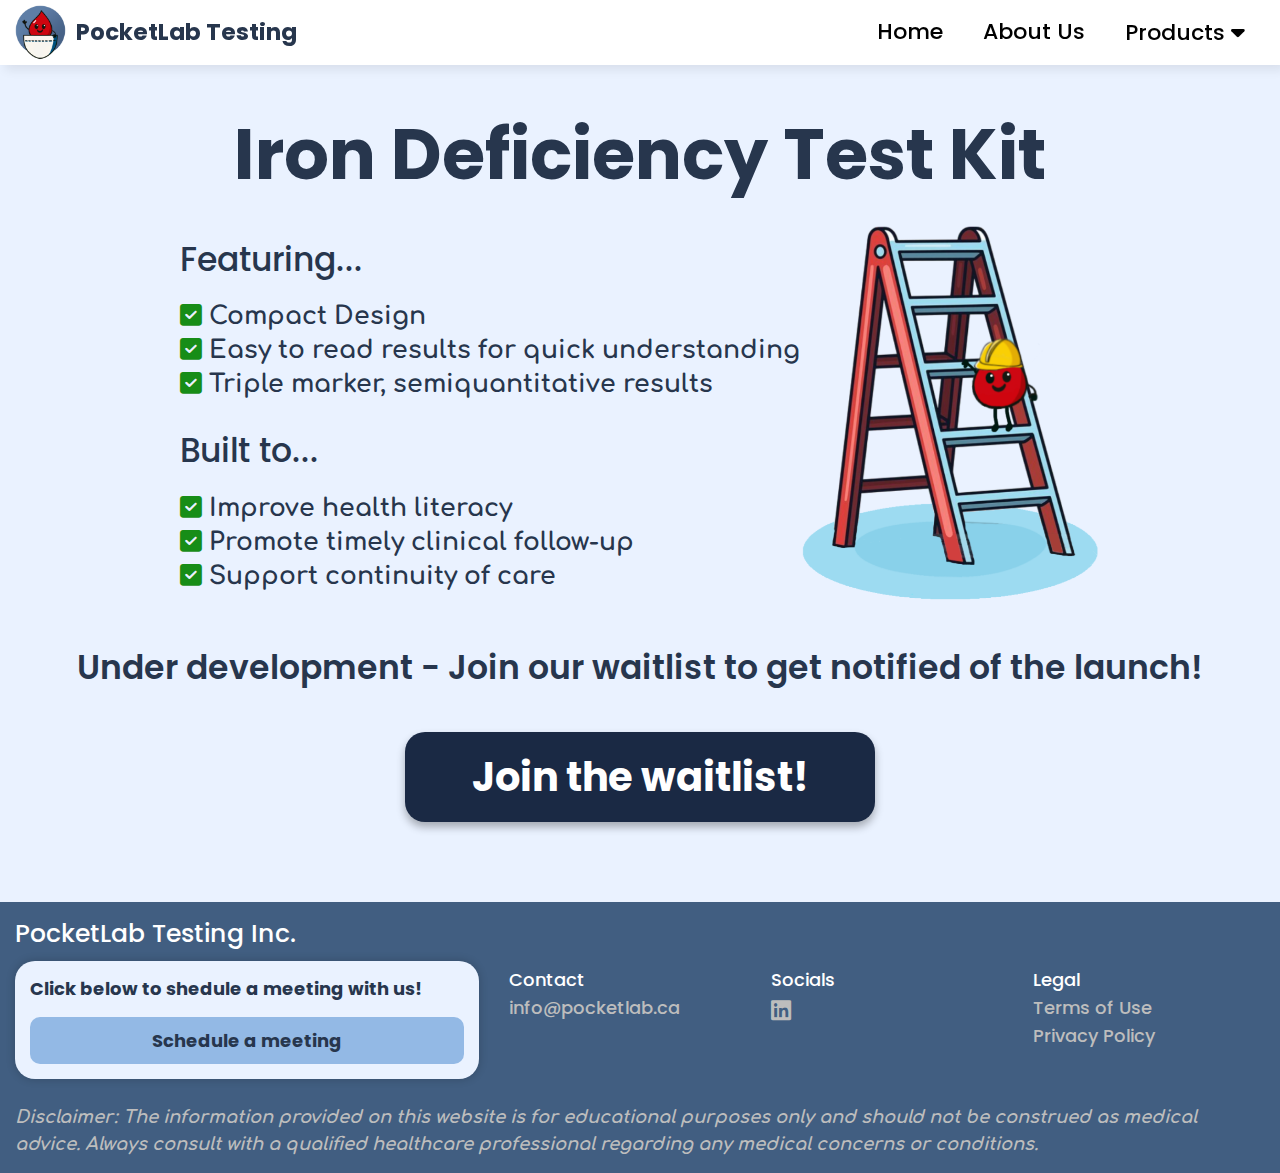
<file: Website - Final3/irondef.html>
<!DOCTYPE html>
<html>

<head>
    <title>PocketLab Testing - Iron Deficiency Test Kit</title>
    <meta charset="UTF-8">
    <meta name="viewport" content="width = device-width, initial-scale = 1.0">

    <link rel="stylesheet" href="style/general.css">
    <link rel="stylesheet" href="style/prod.css">

    <link rel="shortcut icon" href="Images/logoPLHeader.png">

    <!-- Alata Font -->
    <link rel="preconnect" href="https://fonts.googleapis.com">
    <link rel="preconnect" href="https://fonts.gstatic.com" crossorigin>
    <link href="https://fonts.googleapis.com/css2?family=Alata&display=swap" rel="stylesheet">

    <!-- Comforttaa Font -->
    <link rel="preconnect" href="https://fonts.googleapis.com">
    <link rel="preconnect" href="https://fonts.gstatic.com" crossorigin>
    <link href="https://fonts.googleapis.com/css2?family=Comfortaa:wght@300..700&display=swap" rel="stylesheet">

    <!-- Poppins Font -->
    <link rel="preconnect" href="https://fonts.googleapis.com">
    <link rel="preconnect" href="https://fonts.gstatic.com" crossorigin>
    <link
        href="https://fonts.googleapis.com/css2?family=Poppins:ital,wght@0,100;0,200;0,300;0,400;0,500;0,600;0,700;0,800;0,900;1,100;1,200;1,300;1,400;1,500;1,600;1,700;1,800;1,900&display=swap"
        rel="stylesheet">

    <!-- Font Awesome -->
    <link rel="stylesheet" href="https://cdnjs.cloudflare.com/ajax/libs/font-awesome/6.7.2/css/all.min.css"
        integrity="sha512-Evv84Mr4kqVGRNSgIGL/F/aIDqQb7xQ2vcrdIwxfjThSH8CSR7PBEakCr51Ck+w+/U6swU2Im1vVX0SVk9ABhg=="
        crossorigin="anonymous" referrerpolicy="no-referrer" />
</head>


<body>
    <!-- Navigation Bar -->
    <nav class="navbar">
        <div class="container">
            <div class="left-section">
                <img class="header-logo" src="Images/logoPLHeader.png">

                <p class="left-text">
                    PocketLab Testing
                </p>
            </div>
            <div class="right-section">
                <ul>
                    <li>
                        <a href="index.html">Home</a>
                    </li>

                    <li>
                        <a href="aboutus.html">About Us</a>
                    </li>

                    <li class="nav-item dropdown">
                        <a href="#" class = "nav-link">Products <i class="down-arrow fas fa-caret-down"></i></a>
                        <ul class="dropdown">
                            <li>
                                <a class="prodName" href="irondef.html">Iron Deficiency Test Kit</a>
                            </li>
                            <li>
                                <a class="prodName" href="app.html">PocketLab Companion App</a>
                            </li>
                        </ul>
                    </li>
                </ul>
            </div>

            <!-- Hamburger Button-->
            <button class="hamburger-button">
                <div class="hamburger-line"></div>
                <div class="hamburger-line"></div>
                <div class="hamburger-line"></div>
            </button>

            <div class="mobile-menu">
                <ul>
                    <li>
                        <a href="index.html">Home</a>
                    </li>

                    <li>
                        <a href="aboutus.html">About Us</a>
                    </li>

                    <li>
                        <a href="#">Products <i class="fas fa-caret-down"></i></a>
                        <ul class="dropdown">
                            <li>
                                <a href="irondef.html">Iron Deficiency Test Kit</a>
                            </li>

                            <li>
                                <a href="app.html">PocketLab Companion App</a>
                            </li>
                        </ul>
                    </li>
                </ul>
            </div>
        </div>
    </nav>

    <section class="product">
        <h1 class="product-header textXXL">
            Iron Deficiency Test Kit
        </h1>
        <div class="container">
            <div class="pg-content">
                <div class="app-info">
                    <div class="features">
                        <p class="app-intro textM">
                            Featuring...
                        </p>
                        <p class="app-info-text textS">
                            <i class="fas fa-check-square"></i> Compact Design
                            <br><i class="fas fa-check-square"></i> Easy to read results for quick understanding
                            <br><i class="fas fa-check-square"></i> Triple marker, semiquantitative results
                        </p>
                    </div>

                    <div class="what-can-it-do">
                        <p class="app-intro textM">
                            Built to...
                        </p>
                        <p class="app-info-text textS">
                            <i class="fas fa-check-square"></i> Improve health literacy
                            <br><i class="fas fa-check-square"></i> Promote timely clinical follow-up
                            <br><i class="fas fa-check-square"></i> Support continuity of care
                        </p>
                    </div>
                </div>
                <img class="image-test" src="Images/underconcSero.png">
            </div>

            <p class="underdev textM">
                Under development - Join our waitlist to get notified of the launch!
            </p>

            <a href = "https://docs.google.com/forms/d/e/1FAIpQLSdxWXPQz2TgM30NrfdRtVl-DygPdZgyimGCEOUwYTLUE8fRPg/viewform?usp=sharing&ouid=114255692549766324377" target = "_blank">
                <button class="waitlist">
                    <p>
                        Join the waitlist!
                    </p>
                </button>
            </a>
        </div>
    </section>

     <!-- Footer -->
    <footer class="footer">
        <div class="container">
            <h5 class="company-name textS">
                PocketLab Testing Inc.
            </h5>
            <div class="footer-content">
                <div class="footer-group">
                    <div class="schedule-meeting-card">
                        <h5 class="schedule-meeting-card-text textXS">
                            Click below to shedule a meeting with us!
                            <br><span class="schedule-meeting-card-subtext textXS"></span>
                        </h5>

                        <a href="https://calendly.com/pocketlabtestinginc/30min" target="_blank">
                            <button class="meeting textXS">
                                Schedule a meeting
                            </button>
                        </a>
                    </div>
                </div>

                <div class="footer-group">
                    <h5 class="textXS">
                        Contact
                    </h5>
                    <ul class="contact-info">
                        <li>
                            <h5 class="footer-group-subtext textXS">info@pocketlab.ca</h5>
                        </li>
                    </ul>
                </div>

                <div class="footer-group">
                    <h5 class="textXS">
                        Socials
                    </h5>
                    <ul class="socials-logo">
                        <li>
                            <a class="account" href="https://www.linkedin.com/company/pocketlab-testing/"
                                target="_blank">
                                <i class="fab fa-linkedin"></i>
                            </a>
                        </li>
                    </ul>
                </div>

                <div class="footer-group">
                    <h5 class="textXS">
                        Legal
                    </h5>
                    <ul class="documents">
                        <li>
                            <a href="termsofuse.html">
                                <h5 class="footer-group-subtext textXS">Terms of Use</h5>
                            </a>
                        </li>

                        <li>
                            <a href="privacypolicy.html">
                                <h5 class="footer-group-subtext textXS">Privacy Policy</h5>
                            </a>
                        </li>
                    </ul>
                </div>
            </div>
            <p class="disclaimer textXS">
                Disclaimer: The information provided on this website is for educational purposes only and should not be
                construed as
                medical advice. Always consult with a qualified healthcare professional regarding any medical concerns
                or conditions.
            </p>
        </div>
    </footer>
    <script src="mobilemenu.js"></script>
</body>

</html>
</file>
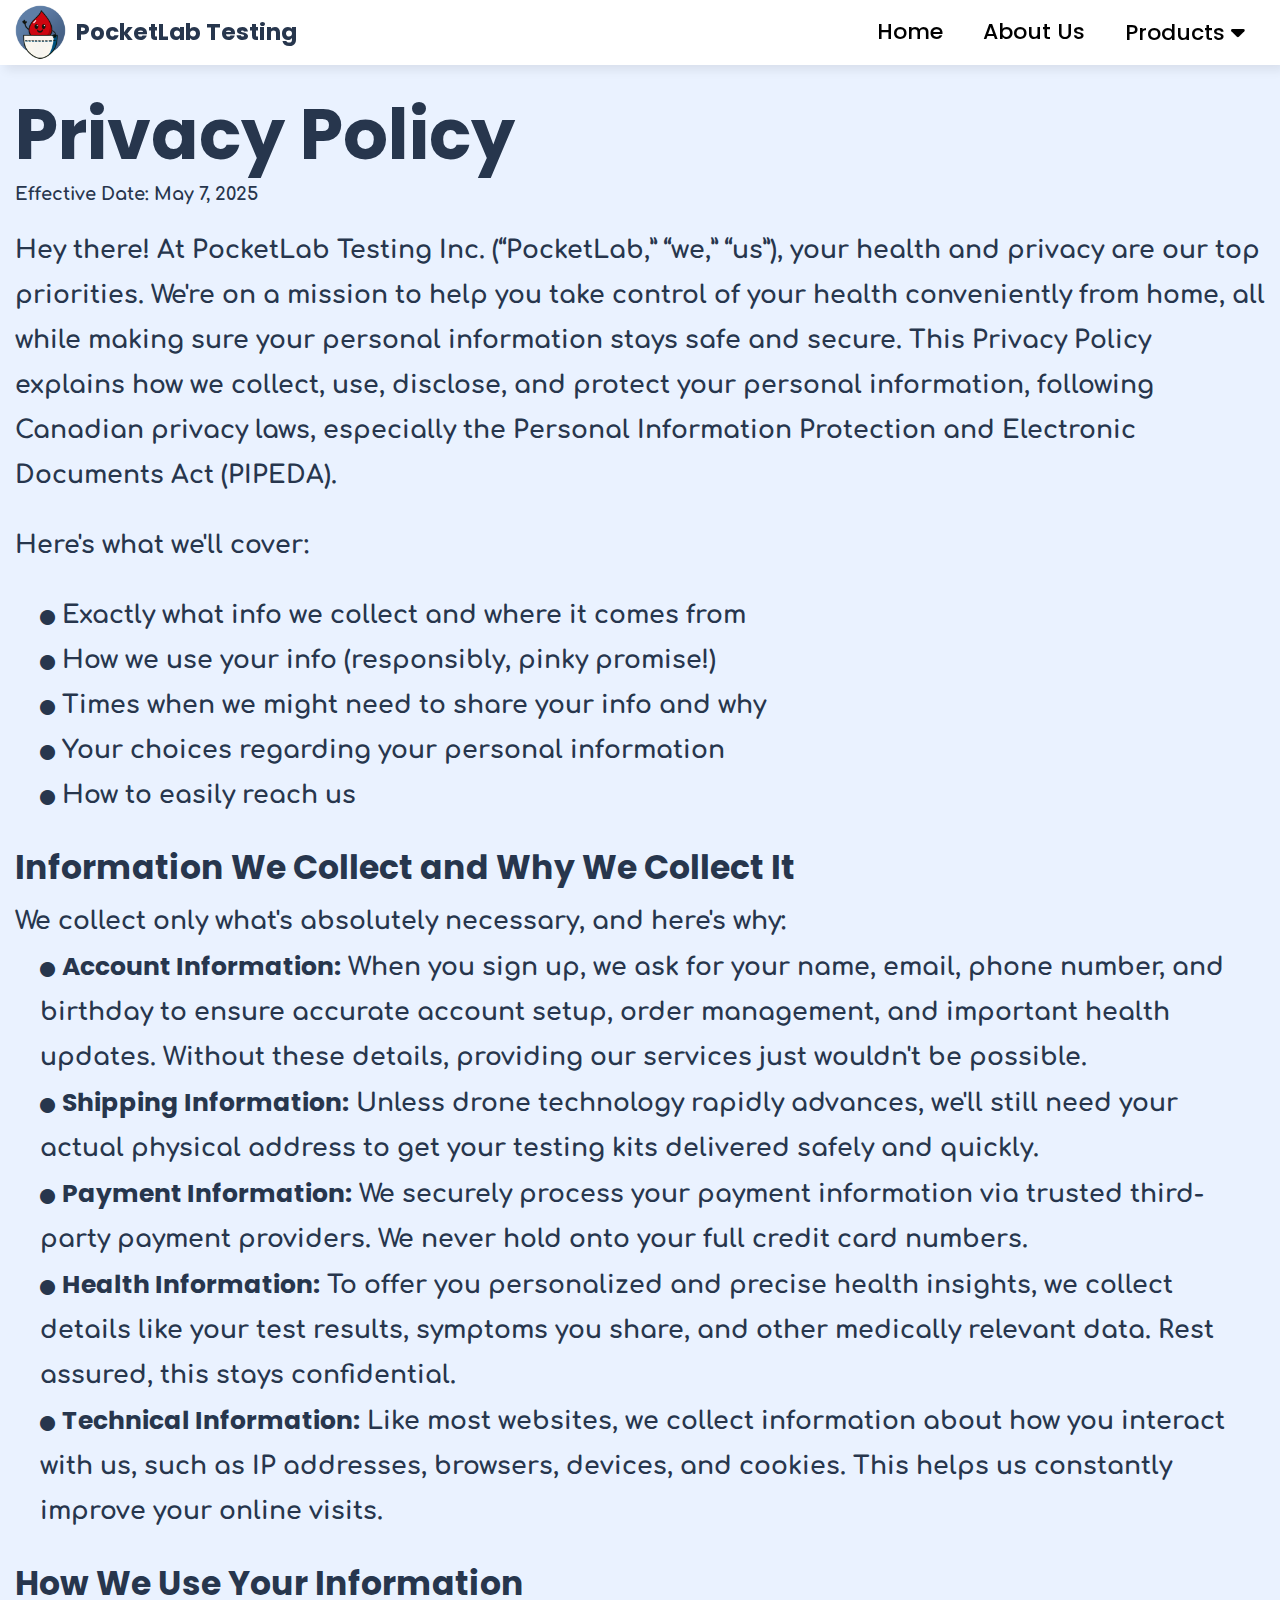
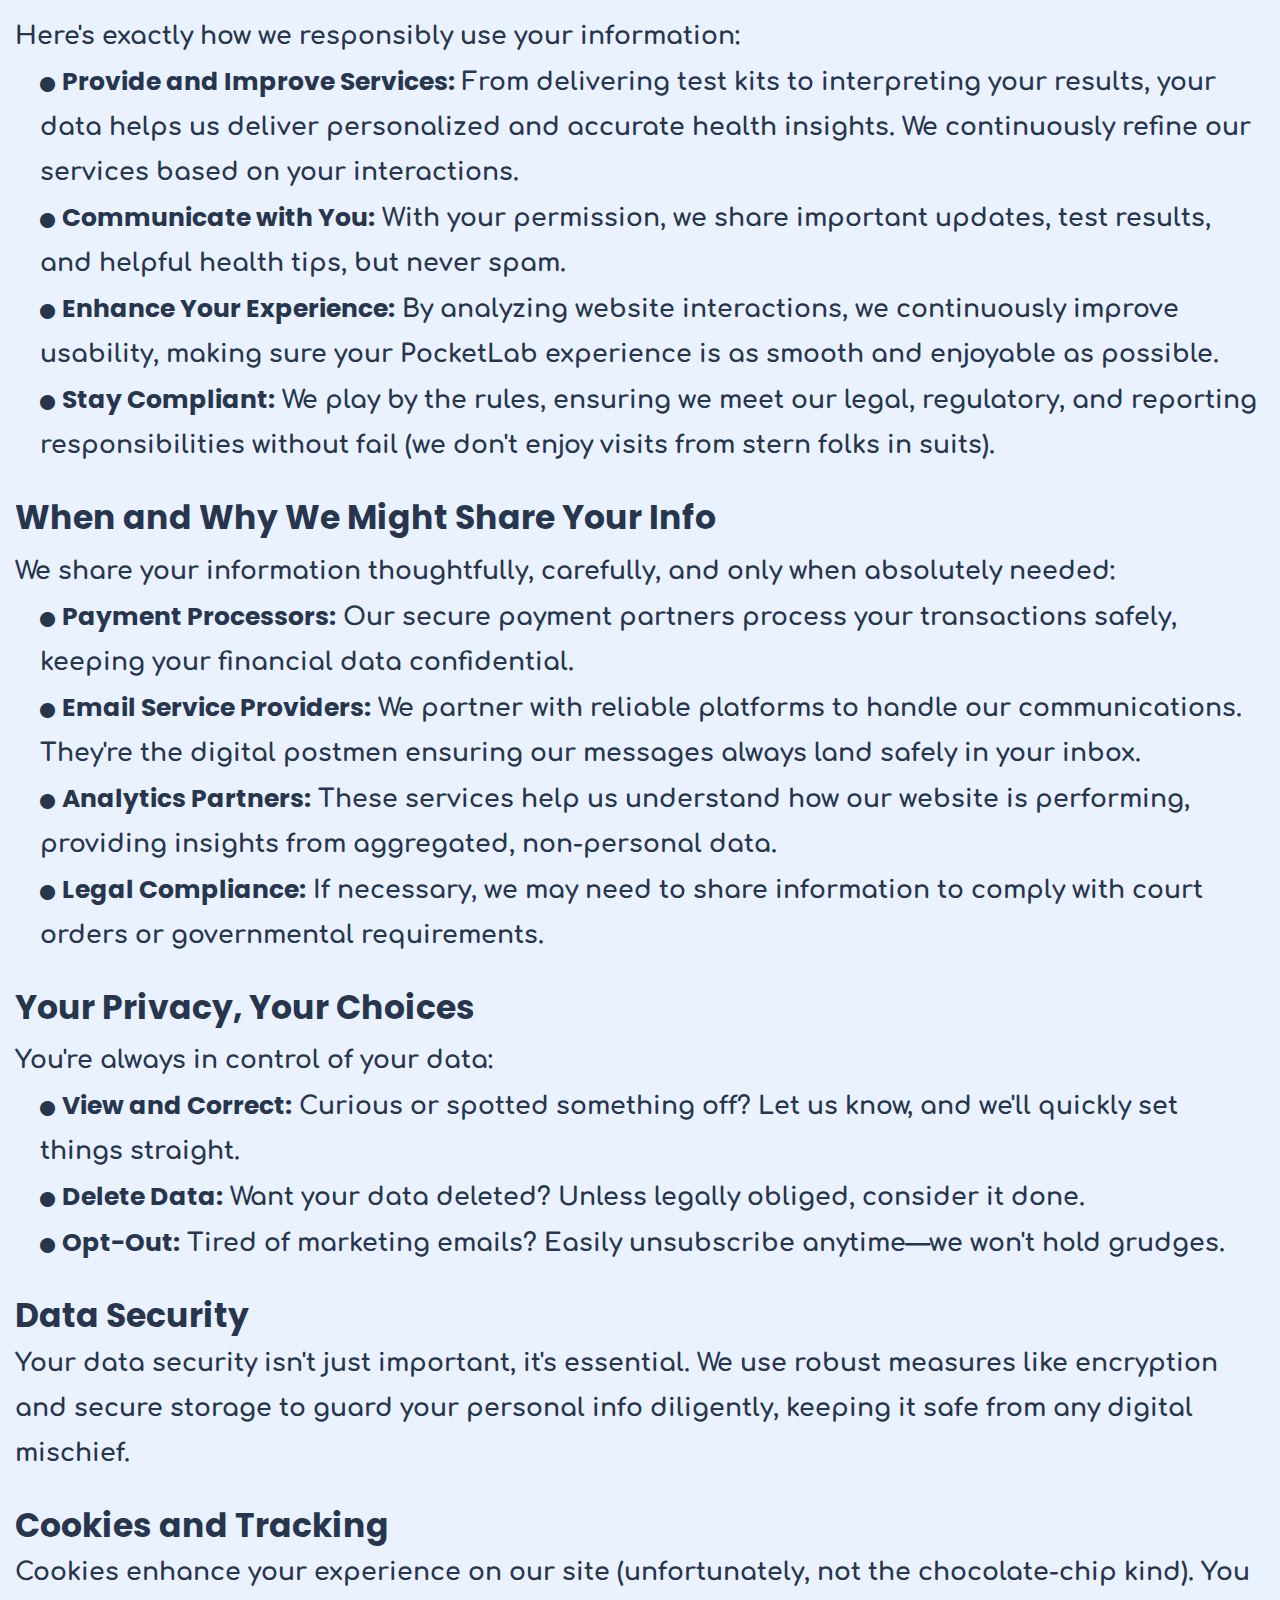
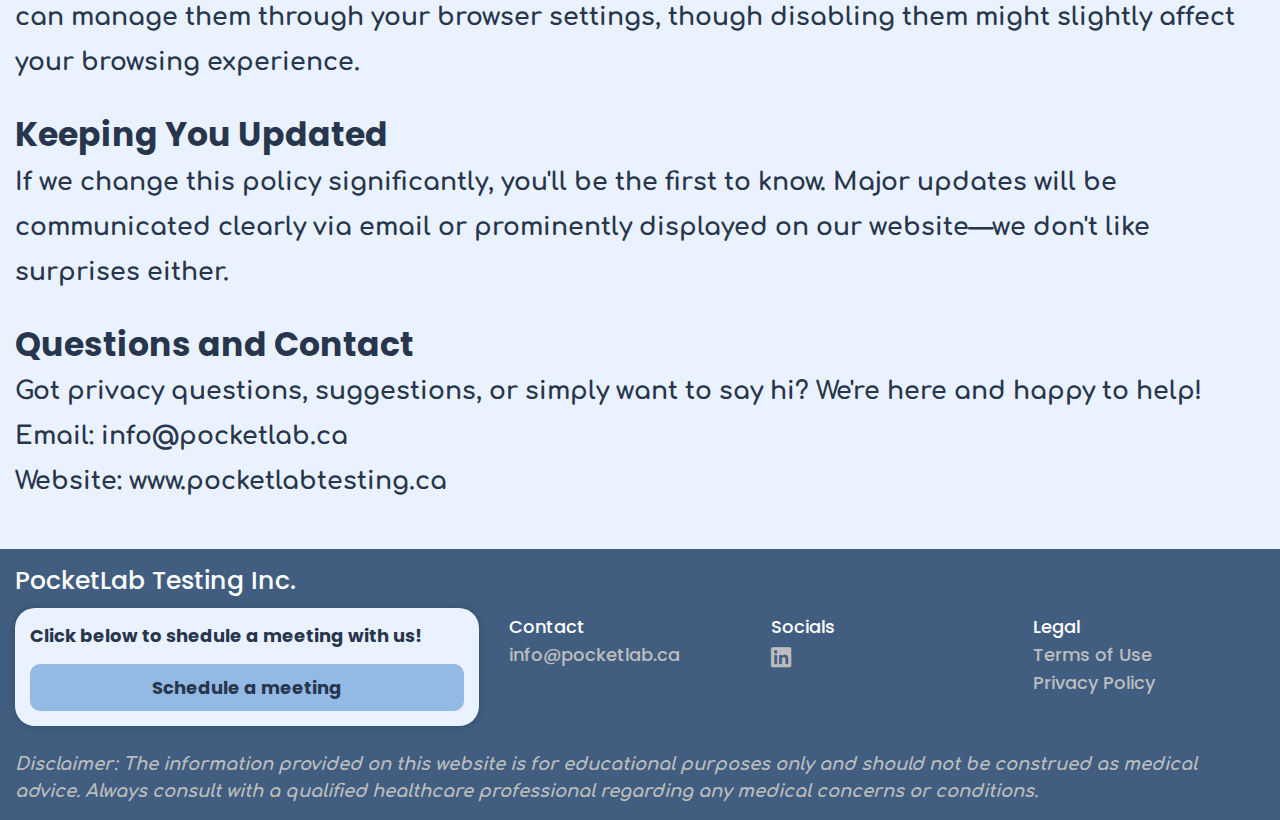
<file: Website - Final3/privacypolicy.html>
<!DOCTYPE html>
<html lang="en">

<head>
    <meta charset="UTF-8">
    <meta name="viewport" content="width=device-width, initial-scale=1.0">
    <title>PocketLab Testing - Privacy Policy</title>

    <link rel="shortcut icon" href="Images/logoPLHeader.png">

    <link rel="stylesheet" href="style/general.css">
    <link rel="stylesheet" href="style/legal.css">

    <!-- Comforttaa Font -->
    <link rel="preconnect" href="https://fonts.googleapis.com">
    <link rel="preconnect" href="https://fonts.gstatic.com" crossorigin>
    <link href="https://fonts.googleapis.com/css2?family=Comfortaa:wght@300..700&display=swap" rel="stylesheet">

    <!-- Poppins Font -->
    <link rel="preconnect" href="https://fonts.googleapis.com">
    <link rel="preconnect" href="https://fonts.gstatic.com" crossorigin>
    <link
        href="https://fonts.googleapis.com/css2?family=Poppins:ital,wght@0,100;0,200;0,300;0,400;0,500;0,600;0,700;0,800;0,900;1,100;1,200;1,300;1,400;1,500;1,600;1,700;1,800;1,900&display=swap"
        rel="stylesheet">

    <!-- Font Awesome -->
    <link rel="stylesheet" href="https://cdnjs.cloudflare.com/ajax/libs/font-awesome/6.7.2/css/all.min.css"
        integrity="sha512-Evv84Mr4kqVGRNSgIGL/F/aIDqQb7xQ2vcrdIwxfjThSH8CSR7PBEakCr51Ck+w+/U6swU2Im1vVX0SVk9ABhg=="
        crossorigin="anonymous" referrerpolicy="no-referrer" />

</head>

<body>
    <!-- Navigation Bar -->
    <nav class="navbar">
        <div class="container">
            <div class="left-section">
                <img class="header-logo" src="Images/logoPLHeader.png">

                <p class="left-text">
                    PocketLab Testing
                </p>
            </div>
            <div class="right-section">
                <ul>
                    <li>
                        <a href="index.html">Home</a>
                    </li>

                    <li>
                        <a href="aboutus.html">About Us</a>
                    </li>

                    <li class="nav-item dropdown">
                        <a href="#" class = "nav-link">Products <i class="down-arrow fas fa-caret-down"></i></a>
                        <ul class="dropdown">
                            <li>
                                <a class="prodName" href="irondef.html">Iron Deficiency Test Kit</a>
                            </li>
                            <li>
                                <a class="prodName" href="app.html">PocketLab Companion App</a>
                            </li>
                        </ul>
                    </li>
                </ul>
            </div>

            <!-- Hamburger Button-->
            <button class="hamburger-button">
                <div class="hamburger-line"></div>
                <div class="hamburger-line"></div>
                <div class="hamburger-line"></div>
            </button>

            <div class="mobile-menu">
                <ul>
                    <li>
                        <a href="index.html">Home</a>
                    </li>

                    <li>
                        <a href="aboutus.html">About Us</a>
                    </li>

                    <li>
                        <a href="#">Products <i class="fas fa-caret-down"></i></a>
                        <ul class="dropdown">
                            <li>
                                <a href="irondef.html">Iron Deficiency Test Kit</a>
                            </li>

                            <li>
                                <a href="app.html">PocketLab Companion App</a>
                            </li>
                        </ul>
                    </li>
                </ul>
            </div>
        </div>
    </nav>

    <!-- Text -->
    <section class="pdf">
        <div class="container">
            <h1 class="title textXXL">
                Privacy Policy
            </h1>
            <h1 class="efdate textXS">
                Effective Date: May 7, 2025
            </h1>

            <p class="subheading textS">
                Hey there! At PocketLab Testing Inc. (“PocketLab,” “we,” “us”), your health and privacy are our
                top priorities. We're on a mission to help you take control of your health conveniently from
                home, all while making sure your personal information stays safe and secure. This Privacy
                Policy explains how we collect, use, disclose, and protect your personal information, following
                Canadian privacy laws, especially the Personal Information Protection and Electronic
                Documents Act (PIPEDA).
            </p>

            <p class="subheading textS">
                Here's what we'll cover:
            </p>
            <p class="subheading space textS">
                <i class="fas fa-circle"></i> Exactly what info we collect and where it comes from
                <br><i class="fas fa-circle"></i> How we use your info (responsibly, pinky promise!)
                <br><i class="fas fa-circle"></i> Times when we might need to share your info and why
                <br><i class="fas fa-circle"></i> Your choices regarding your personal information
                <br><i class="fas fa-circle"></i> How to easily reach us
            </p>

            <p class="header textM">
                Information We Collect and Why We Collect It
                <br><span class="subheading textS">We collect only what's absolutely necessary, and here's why:</span>
            </p>
            <p class="subheading space textS">
                <i class="fas fa-circle"></i> <span class="subheading-header">Account Information:</span> When you sign
                up, we ask for your name, email, phone number, and birthday to ensure accurate account setup, order
                management, and important health updates. Without these details, providing our services just wouldn't be
                possible.
                <br><i class="fas fa-circle"></i> <span class="subheading-header">Shipping Information:</span> Unless
                drone technology rapidly advances, we'll still need your actual physical address to get your testing
                kits delivered safely and quickly.
                <br><i class="fas fa-circle"></i> <span class="subheading-header">Payment Information:</span> We
                securely process your payment information via trusted third-party payment providers. We never hold onto
                your full credit card numbers.
                <br><i class="fas fa-circle"></i> <span class="subheading-header">Health Information:</span> To offer
                you personalized and precise health insights, we collect details like your test results, symptoms you
                share, and other medically relevant data. Rest assured, this stays confidential.
                <br><i class="fas fa-circle"></i> <span class="subheading-header">Technical Information:</span> Like
                most websites, we collect information about how you interact with us, such as IP addresses, browsers,
                devices, and cookies. This helps us constantly improve your online visits.
            </p>

            <p class="header textM">
                How We Use Your Information
                <br><span class="subheading textS">Here's exactly how we responsibly use your information:</span>
            </p>
            <p class="subheading space textS">
                <i class="fas fa-circle"></i> <span class="subheading-header">Provide and Improve Services:</span> From
                delivering test kits to interpreting your results, your data helps us deliver personalized and accurate
                health insights. We continuously refine our services based on your interactions.
                <br><i class="fas fa-circle"></i> <span class="subheading-header">Communicate with You:</span> With your
                permission, we share important updates, test results, and helpful health tips, but never spam.
                <br><i class="fas fa-circle"></i> <span class="subheading-header">Enhance Your Experience:</span> By
                analyzing website interactions, we continuously improve usability, making sure your PocketLab experience
                is as smooth and enjoyable as possible.
                <br><i class="fas fa-circle"></i> <span class="subheading-header">Stay Compliant:</span> We play by the
                rules, ensuring we meet our legal, regulatory, and reporting responsibilities without fail (we don't
                enjoy visits from stern folks in suits).
            </p>

            <p class="header textM">
                When and Why We Might Share Your Info
                <br><span class="subheading textS">We share your information thoughtfully, carefully, and only when
                    absolutely needed:</span>
            </p>
            <p class="subheading space textS">
                <i class="fas fa-circle"></i> <span class="subheading-header">Payment Processors:</span> Our secure
                payment partners process your transactions safely, keeping your financial data confidential.
                <br><i class="fas fa-circle"></i> <span class="subheading-header">Email Service Providers:</span> We
                partner with reliable platforms to handle our communications. They're the digital postmen ensuring our
                messages always land safely
                in your inbox.
                <br><i class="fas fa-circle"></i> <span class="subheading-header">Analytics Partners:</span> These
                services help us understand how our website is performing, providing insights from aggregated,
                non-personal data.
                <br><i class="fas fa-circle"></i> <span class="subheading-header">Legal Compliance:</span> If necessary,
                we may need to share information to comply with court orders or governmental requirements.
            </p>

            <p class="header textM">
                Your Privacy, Your Choices
                <br><span class="subheading textS">You're always in control of your data:</span>
            </p>
            <p class="subheading space textS">
                <i class="fas fa-circle"></i> <span class="subheading-header">View and Correct:</span> Curious or
                spotted something off? Let us know, and we'll quickly set things straight.
                <br><i class="fas fa-circle"></i> <span class="subheading-header">Delete Data:</span> Want your data
                deleted? Unless legally obliged, consider it done.
                <br><i class="fas fa-circle"></i> <span class="subheading-header">Opt-Out:</span> Tired of marketing
                emails? Easily unsubscribe anytime—we won't hold grudges.
            </p>

            <p class="header textM">
                Data Security
            </p>
            <p class="subheading textS">
                Your data security isn't just important, it's essential. We use robust measures like encryption and
                secure storage to guard your personal info diligently, keeping it safe from any digital mischief.
            </p>

            <p class="header textM">
                Cookies and Tracking
            </p>
            <p class="subheading textS">
                Cookies enhance your experience on our site (unfortunately, not the chocolate-chip kind). You
                can manage them through your browser settings, though disabling them might slightly affect
                your browsing experience.
            </p>

            <p class="header textM">
                Keeping You Updated
            </p>
            <p class="subheading textS">
                If we change this policy significantly, you'll be the first to know. Major updates will be
                communicated clearly via email or prominently displayed on our website—we don't like
                surprises either.
            </p>

            <p class="header textM">
                Questions and Contact
            </p>
            <p class="subheading textS">
                Got privacy questions, suggestions, or simply want to say hi? We're here and happy to help!
                <br>Email: info@pocketlab.ca
                <br>Website: www.pocketlabtesting.ca
            </p>
        </div>
    </section>

     <!-- Footer -->
    <footer class="footer">
        <div class="container">
            <h5 class="company-name textS">
                PocketLab Testing Inc.
            </h5>
            <div class="footer-content">
                <div class="footer-group">
                    <div class="schedule-meeting-card">
                        <h5 class="schedule-meeting-card-text textXS">
                            Click below to shedule a meeting with us!
                            <br><span class="schedule-meeting-card-subtext textXS"></span>
                        </h5>

                        <a href="https://calendly.com/pocketlabtestinginc/30min" target="_blank">
                            <button class="meeting textXS">
                                Schedule a meeting
                            </button>
                        </a>
                    </div>
                </div>

                <div class="footer-group">
                    <h5 class="textXS">
                        Contact
                    </h5>
                    <ul class="contact-info">
                        <li>
                            <h5 class="footer-group-subtext textXS">info@pocketlab.ca</h5>
                        </li>
                    </ul>
                </div>

                <div class="footer-group">
                    <h5 class="textXS">
                        Socials
                    </h5>
                    <ul class="socials-logo">
                        <li>
                            <a class="account" href="https://www.linkedin.com/company/pocketlab-testing/"
                                target="_blank">
                                <i class="fab fa-linkedin"></i>
                            </a>
                        </li>
                    </ul>
                </div>

                <div class="footer-group">
                    <h5 class="textXS">
                        Legal
                    </h5>
                    <ul class="documents">
                        <li>
                            <a href="termsofuse.html">
                                <h5 class="footer-group-subtext textXS">Terms of Use</h5>
                            </a>
                        </li>

                        <li>
                            <a href="privacypolicy.html">
                                <h5 class="footer-group-subtext textXS">Privacy Policy</h5>
                            </a>
                        </li>
                    </ul>
                </div>
            </div>
            <p class="disclaimer textXS">
                Disclaimer: The information provided on this website is for educational purposes only and should not be
                construed as
                medical advice. Always consult with a qualified healthcare professional regarding any medical concerns
                or conditions.
            </p>
        </div>
    </footer>
    <script src="mobilemenu.js"></script>
</body>

</html>
</file>
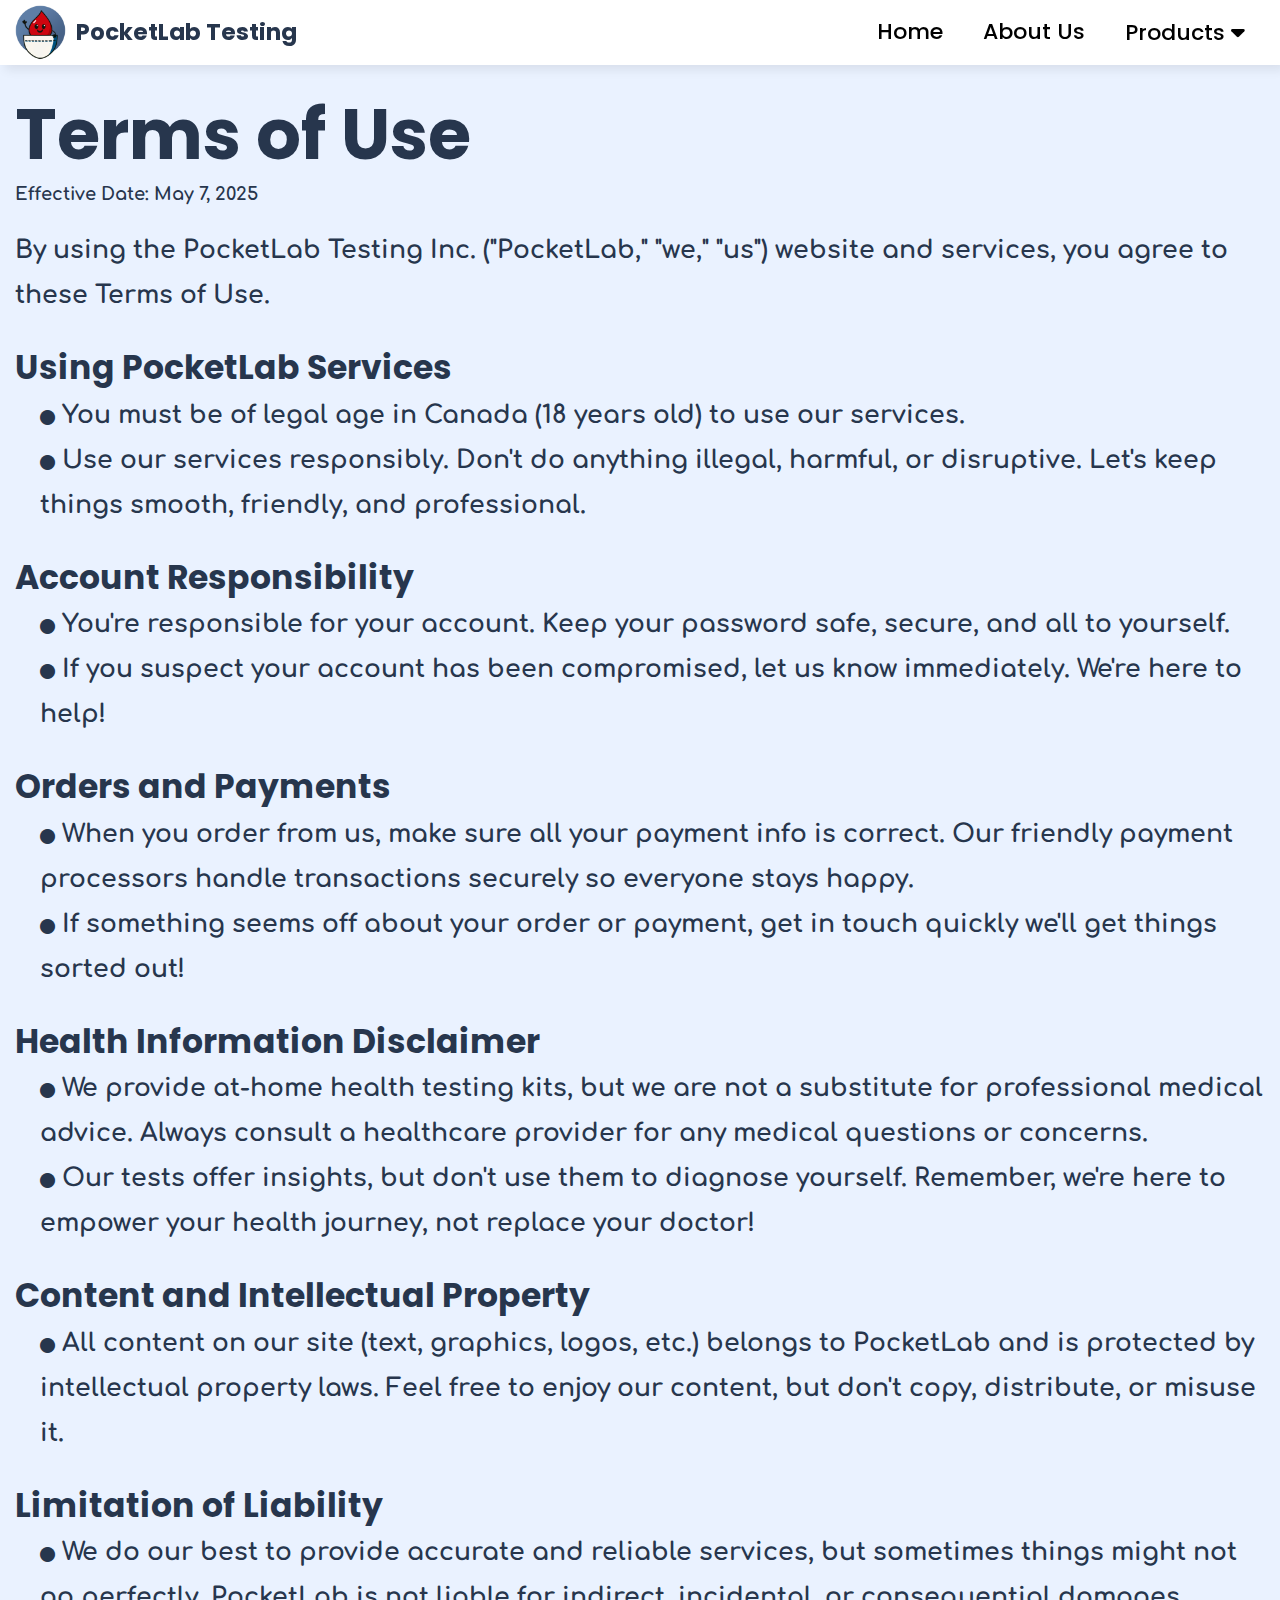
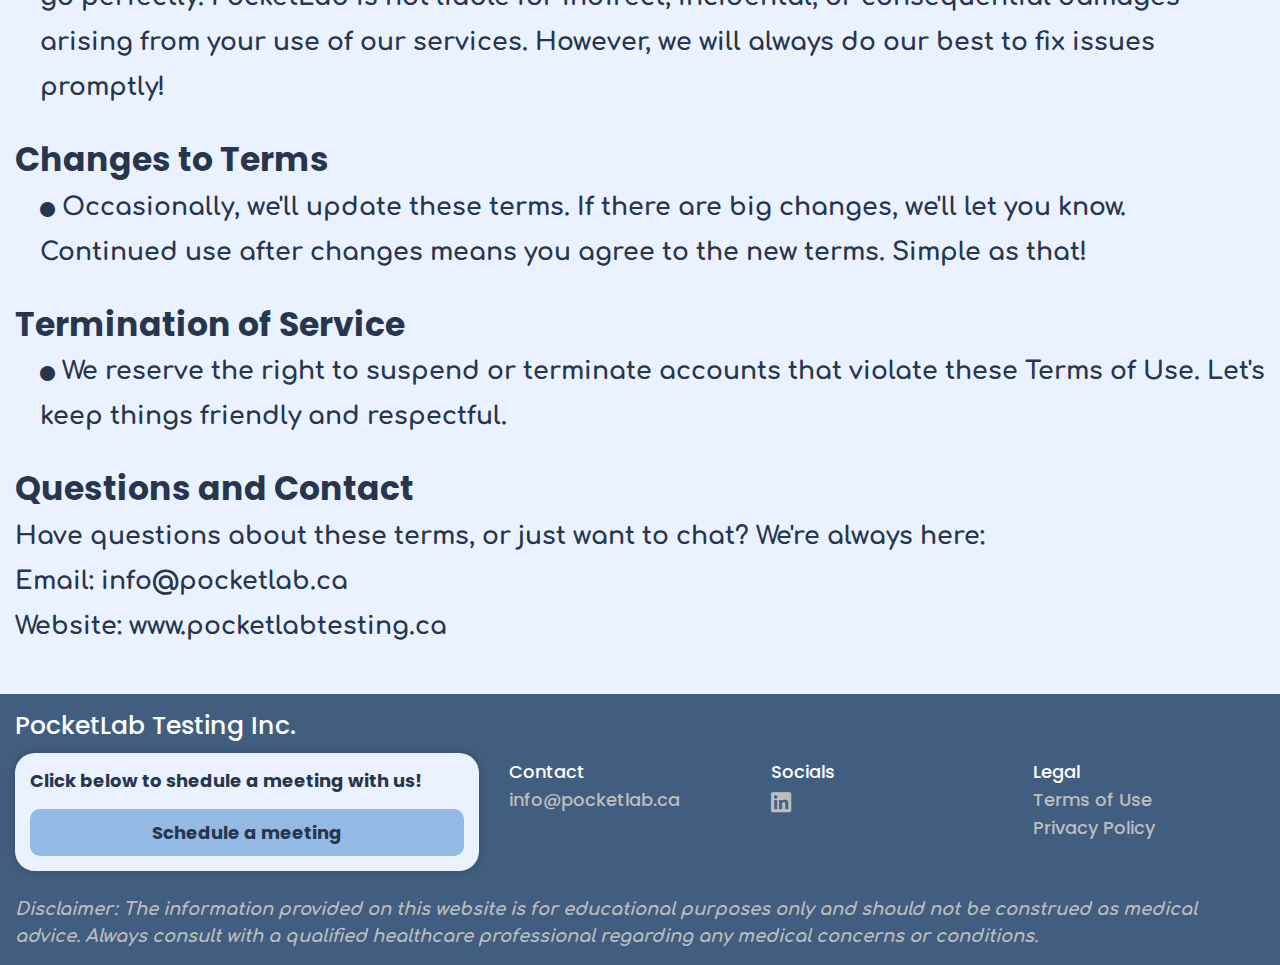
<file: Website - Final3/termsofuse.html>
<!DOCTYPE html>
<html lang="en">

<head>
    <meta charset="UTF-8">
    <meta name="viewport" content="width=device-width, initial-scale=1.0">
    <title>PocketLab Testing - Terms of Use</title>

    <link rel="shortcut icon" href="Images/logoPLHeader.png">

    <link rel="stylesheet" href="style/general.css">
    <link rel="stylesheet" href="style/legal.css">

    <!-- Comforttaa Font -->
    <link rel="preconnect" href="https://fonts.googleapis.com">
    <link rel="preconnect" href="https://fonts.gstatic.com" crossorigin>
    <link href="https://fonts.googleapis.com/css2?family=Comfortaa:wght@300..700&display=swap" rel="stylesheet">

    <!-- Poppins Font -->
    <link rel="preconnect" href="https://fonts.googleapis.com">
    <link rel="preconnect" href="https://fonts.gstatic.com" crossorigin>
    <link
        href="https://fonts.googleapis.com/css2?family=Poppins:ital,wght@0,100;0,200;0,300;0,400;0,500;0,600;0,700;0,800;0,900;1,100;1,200;1,300;1,400;1,500;1,600;1,700;1,800;1,900&display=swap"
        rel="stylesheet">

    <!-- Font Awesome -->
    <link rel="stylesheet" href="https://cdnjs.cloudflare.com/ajax/libs/font-awesome/6.7.2/css/all.min.css"
        integrity="sha512-Evv84Mr4kqVGRNSgIGL/F/aIDqQb7xQ2vcrdIwxfjThSH8CSR7PBEakCr51Ck+w+/U6swU2Im1vVX0SVk9ABhg=="
        crossorigin="anonymous" referrerpolicy="no-referrer" />

</head>

<body>
    <!-- Navigation Bar -->
    <nav class="navbar">
        <div class="container">
            <div class="left-section">
                <img class="header-logo" src="Images/logoPLHeader.png">

                <p class="left-text">
                    PocketLab Testing
                </p>
            </div>
            <div class="right-section">
                <ul>
                    <li>
                        <a href="index.html">Home</a>
                    </li>

                    <li>
                        <a href="aboutus.html">About Us</a>
                    </li>

                    <li class="nav-item dropdown">
                        <a href="#" class = "nav-link">Products <i class="down-arrow fas fa-caret-down"></i></a>
                        <ul class="dropdown">
                            <li>
                                <a class="prodName" href="irondef.html">Iron Deficiency Test Kit</a>
                            </li>
                            <li>
                                <a class="prodName" href="app.html">PocketLab Companion App</a>
                            </li>
                        </ul>
                    </li>
                </ul>
            </div>

            <!-- Hamburger Button-->
            <button class="hamburger-button">
                <div class="hamburger-line"></div>
                <div class="hamburger-line"></div>
                <div class="hamburger-line"></div>
            </button>

            <div class="mobile-menu">
                <ul>
                    <li>
                        <a href="index.html">Home</a>
                    </li>

                    <li>
                        <a href="aboutus.html">About Us</a>
                    </li>

                    <li>
                        <a href="#">Products <i class="fas fa-caret-down"></i></a>
                        <ul class="dropdown">
                            <li>
                                <a href="irondef.html">Iron Deficiency Test Kit</a>
                            </li>

                            <li>
                                <a href="app.html">PocketLab Companion App</a>
                            </li>
                        </ul>
                    </li>
                </ul>
            </div>
        </div>
    </nav>

    <!-- Text -->
    <section class="pdf">
        <div class="container">
            <h1 class="title textXXL">
                Terms of Use
            </h1>
            <h1 class="efdate textXS">
                Effective Date: May 7, 2025
            </h1>

            <p class="subheading textS">
                By using the PocketLab Testing Inc. ("PocketLab," "we," "us") website and services, you agree
                to these Terms of Use.
            </p>

            <p class="header textM">
                Using PocketLab Services
            </p>
            <p class="subheading space textS">
                <i class="fas fa-circle"></i> You must be of legal age in Canada (18 years old) to use our services.
                <br><i class="fas fa-circle"></i> Use our services responsibly. Don't do anything illegal, harmful, or
                disruptive. Let's keep things smooth, friendly, and professional.
            </p>

            <p class="header textM">
                Account Responsibility
            </p>
            <p class="subheading space textS">
                <i class="fas fa-circle"></i> You're responsible for your account. Keep your password safe, secure, and
                all to yourself.
                <br><i class="fas fa-circle"></i> If you suspect your account has been compromised, let us know
                immediately. We're here
                to help!
            </p>

            <p class="header textM">
                Orders and Payments
            </p>
            <p class="subheading space textS">
                <i class="fas fa-circle"></i> When you order from us, make sure all your payment info is correct. Our
                friendly payment processors handle transactions securely so everyone stays happy.
                <br><i class="fas fa-circle"></i> If something seems off about your order or payment, get in touch quickly we'll get things sorted out! 
            </p>

            <p class="header textM">
                Health Information Disclaimer
            </p>
            <p class="subheading space textS">
                <i class="fas fa-circle"></i> We provide at-home health testing kits, but we are not a substitute for professional  medical advice. Always consult a healthcare provider for any medical questions or concerns.
                <br><i class="fas fa-circle"></i> Our tests offer insights, but don't use them to diagnose yourself. Remember, we're here to empower your health journey, not replace your doctor! 
            </p>

            <p class="header textM">
                Content and Intellectual Property
            </p>
            <p class="subheading space textS">
                <i class="fas fa-circle"></i> All content on our site (text, graphics, logos, etc.) belongs to PocketLab and is protected by intellectual property laws. Feel free to enjoy our content, but don't copy, distribute, or misuse it.
            </p>

            <p class="header textM">
                Limitation of Liability 
            </p>
            <p class="subheading space textS">
                <i class="fas fa-circle"></i> We do our best to provide accurate and reliable services, but sometimes things might not go perfectly. PocketLab is not liable for indirect, incidental, or consequential damages arising from your use of our services. However, we will always do our best to fix issues promptly! 
            </p>

            <p class="header textM">
                Changes to Terms
            </p>
            <p class="subheading space textS">
                <i class="fas fa-circle"></i> Occasionally, we'll update these terms. If there are big changes, we'll let you know. Continued use after changes means you agree to the new terms. Simple as that! 
            </p>

            <p class="header textM">
                Termination of Service
            </p>
            <p class="subheading space textS">
                <i class="fas fa-circle"></i> We reserve the right to suspend or terminate accounts that violate these Terms of Use. Let's keep things friendly and respectful.
            </p>

            <p class="header textM">
                Questions and Contact
            </p>
            <p class="subheading textS">
                Have questions about these terms, or just want to chat? We're always here: 
                <br>Email: info@pocketlab.ca  
                <br>Website: www.pocketlabtesting.ca
            </p>
        </div>
    </section>

     <!-- Footer -->
    <footer class="footer">
        <div class="container">
            <h5 class="company-name textS">
                PocketLab Testing Inc.
            </h5>
            <div class="footer-content">
                <div class="footer-group">
                    <div class="schedule-meeting-card">
                        <h5 class="schedule-meeting-card-text textXS">
                            Click below to shedule a meeting with us!
                            <br><span class="schedule-meeting-card-subtext textXS"></span>
                        </h5>

                        <a href="https://calendly.com/pocketlabtestinginc/30min" target="_blank">
                            <button class="meeting textXS">
                                Schedule a meeting
                            </button>
                        </a>
                    </div>
                </div>

                <div class="footer-group">
                    <h5 class="textXS">
                        Contact
                    </h5>
                    <ul class="contact-info">
                        <li>
                            <h5 class="footer-group-subtext textXS">info@pocketlab.ca</h5>
                        </li>
                    </ul>
                </div>

                <div class="footer-group">
                    <h5 class="textXS">
                        Socials
                    </h5>
                    <ul class="socials-logo">
                        <li>
                            <a class="account" href="https://www.linkedin.com/company/pocketlab-testing/"
                                target="_blank">
                                <i class="fab fa-linkedin"></i>
                            </a>
                        </li>
                    </ul>
                </div>

                <div class="footer-group">
                    <h5 class="textXS">
                        Legal
                    </h5>
                    <ul class="documents">
                        <li>
                            <a href="termsofuse.html">
                                <h5 class="footer-group-subtext textXS">Terms of Use</h5>
                            </a>
                        </li>

                        <li>
                            <a href="privacypolicy.html">
                                <h5 class="footer-group-subtext textXS">Privacy Policy</h5>
                            </a>
                        </li>
                    </ul>
                </div>
            </div>
            <p class="disclaimer textXS">
                Disclaimer: The information provided on this website is for educational purposes only and should not be
                construed as
                medical advice. Always consult with a qualified healthcare professional regarding any medical concerns
                or conditions.
            </p>
        </div>
    </footer>

    <script src="mobilemenu.js"></script>
</body>

</html>
</file>
<file: Website - Final3/style/general.css>
* {
    padding: 0;
    margin: 0;
}

body {
    background-color: #eaf2ff;
    /*background-image: url("../Images/Background.png");*/
    font-family: Comfortaa;
    font-size: 16px;
    font-weight: 700;
    line-height: 1;
    color: #27364d;
    margin: 0;
}

a {
    text-decoration: none;
}

img {
    max-width: 100%;
}

/*
.image-test {
    padding-bottom: 4000px;
    background-color: white;
}
*/

/* Containers */
.container {
    max-width: 1250px;
    margin: 0 auto;
    padding: 0 15px;
}

.containerSm {
    max-width: 950px;
    margin: 0 auto;
    padding: 0 15px;
}

/* Text */
.textXXL {
    font-family: Poppins;
    font-size: 70px;
}

.textXL {
    font-family: Poppins;
    font-size: 55px;
}

.textL {
    font-size: 40px;
    font-weight: 700;
}

.textM {
    font-size: 33px;
    font-weight: 500;
    line-height: 1.5;
}

.textS {
    font-size: 25px;
    line-height: 34px;
}

.textXS {
    font-size: 18px;
}

.bold {
    font-family: Poppins;
    font-weight: 700;
}

/* Buttons */
.redirect {
    padding: 10px;
    color: white;
    border: none;
    font-family: Poppins;
    font-size: 25px;
    font-weight: bold;
    border-radius: 15px;
    background-color: #1a2944;
    box-shadow: 0px 5px 8px rgba(0, 0, 0, 0.3);
    transition: 0.15s;
}

.redirect:hover {
    cursor: pointer;
    background-color: #ce1f28;
    transition: 0.2s;
}

.redirect:active {
    background-color: #c96065;
    color: rgb(97, 97, 97);
}

/* Header */
.navbar {
    font-family: Poppins;
    width: 100%;
    position: fixed;
    height: 55px;
    padding: 5px 0px;
    background-color: white;
    box-shadow: 5px 5px 10px rgba(0, 0, 0, 0.08);
    z-index: 99999;
}

.navbar .container {
    display: flex;
    flex-direction: row;
    justify-content: space-between;
    align-items: center;
}

.header-logo {
    height: 55px;
}

.left-section {
    display: flex;
    align-items: center;
}

.left-text {
    padding: 10px;
    font-size: 23px;
}

.right-section {
    display: flex;
    justify-content: space-between;
    font-size: 22px;
}

/*Navigation*/
.right-section ul {
    display: flex;
}

ul li {
    list-style: none;
}

ul li a {
    text-decoration: none;
    padding: 10px 20px;
    font-weight: 500;
    color: black;
    transition: 0.15s;
}

ul li ul.dropdown li {
    display: block;
}

ul li ul.dropdown {
    background-color: white;
    position: absolute;
    padding: 0 12px;
    padding-top: 22px;
    z-index: 9999;
    display: none;
}

.prodName {
    padding: 0px;
}

.dropdown li {
    margin-bottom: 20px;
}

ul li a:hover {
    color: #ce050f;
}

.right-section ul li:hover ul.dropdown {
    display: block;
    box-shadow: 5px 10px 10px rgba(0, 0, 0, 0.08);
}

.nav-item.dropdown:hover .fa-caret-down {
  display: none;
}

.nav-item.dropdown:hover .nav-link::after {
  content: '\f0d8'; /* Font Awesome caret-up */
  font-family: "Font Awesome 5 Free";
  font-weight: 900;
}

/* hamburger btn */
.hamburger-button {
    display: none;
    background: none;
    border: none;
    cursor: pointer;
    padding: 5px;
    border-radius: 5px;
    z-index: 1010;
}

.hamburger-button .hamburger-line {
    width: 30px;
    height: 3px;
    background: #333;
    margin: 6px 0;
}

.hamburger-button:hover {
    background-color: rgba(0, 0, 0, 0.1);
}

/* Mobile Menu */
.mobile-menu {
    position: fixed;
    top: 0;
    right: -350px;
    width: 200px;
    height: 100%;
    z-index: 999;
    line-height: 1.5;
    background-color: white;
    box-shadow: 0px 0px 10px rgba(0, 0, 0, 0.2);
    transition: right 0.3s ease-in-out;
}

.mobile-menu.active {
    right: 0;
}

.mobile-menu ul {
    margin-top: 80px;
    padding-right: 10px;
}

.mobile-menu ul li {
    margin: 10px 0;
}

.mobile-menu ul li a {
    font-size: 20px;
}

.mobile-menu .dropdown {
    margin: 0;
    padding-left: 30px;
    display: none;
    flex-direction: column;
}

.mobile-menu .dropdown.open {
    display: flex;
    box-shadow: 5px 10px 10px rgba(0, 0, 0, 0.08);
}

.mobile-menu .dropdown li {
    margin: 0;
    padding: 0;
}

.mobile-menu .dropdown li a {
    padding: 8px 0;
    margin: 0;
    display: block;
}

/* Footer */
.footer {
    background-color: #415e81;
}

.footer .container {
    padding-top: 5px;
    padding-bottom: 15px;
}

.footer .footer-content {
    display: grid;
    grid-template-columns: 2fr 1fr 1fr 1fr;
    gap: 30px;
    justify-content: center;
}

.footer h5 {
    font-family: Poppins;
    font-weight: 500;
    color: white;
    padding: 10px;
    padding-left: 0;
}

.schedule-meeting-card {
    background-color: #eaf2ff;
    border-radius: 20px;
    padding: 0 15px;
    padding-bottom: 15px;
    box-shadow: 0px 0px 10px rgba(0, 0, 0, 0.2);
}

.footer .schedule-meeting-card-text {
    color: #27364d;
    font-weight: bold;
    line-height: 2;
}

.footer .schedule-meeting-card-subtext {
    font-weight: 500;
}

.meeting {
    background-color: rgb(147, 185, 229);
    font-family: Poppins;
    font-weight: bold;
    color: #27364d;
    width: 100%;
    padding: 10px;
    border: none;
    border-radius: 10px;
    cursor: pointer;
    transition: 0.15s;
}

.meeting:hover {
    background-color: #cc232b;
    color: white;
}

.footer-group .footer-group-subtext {
    padding: 0;
    padding-bottom: 10px;
    color: rgb(189, 189, 189);
}

.disclaimer {
    font-style: italic;
}

/* Socials */
.socials-logo i {
    font-size: 23px;
    color: rgb(189, 189, 189);
    transition: 0.15s;
}

.socials-logo i:hover {
    color: #c46267;
}

/* Legal */
.footer-group a {
    padding: 0;
    margin: 0;
    color: rgb(189, 189, 189);
}

.footer-group .footer-group-subtext {
    transition: 0.15s;
}

.footer-group .footer-group-subtext:hover {
    color: #c46267;
}

.disclaimer {
    padding-top: 25px;
    color: rgb(189, 189, 189);
    line-height: 1.5;
}


/* media queries */
/* Desktop/Landscape */
@media (max-width: 1246px) {}

@media (max-width: 1200px) {

    /* General */
    .textXXL {
        font-size: 55px;
    }

    .textXL {
        font-size: 50px;
    }

    .textL {
        font-size: 35px;
    }

    .textM {
        font-size: 28px;
    }

    .textS {
        font-size: 25px;
    }

}

/* Mobile/Portrait Layout */
@media (max-width: 961px) {

    /* Navigation */
    .left-section p {
        font-size: 23px;
    }

    .right-section a {
        font-size: 25px;
    }

    .prodName {
        padding: 0;
    }

    /* Footer */

}

@media (max-width: 871px) {}

@media (max-width: 765px) {

    /* Navigation */
    .navbar .right-section {
        display: none;
    }

    .navbar .hamburger-button {
        display: block;
    }

    /* Footer */
    .footer .container {
        display:flex;
        flex-direction: column;
        align-items: center;
        text-align: center;
    }

    .footer .footer-content {
        display: grid;
        grid-template-columns: 1fr;
    }

    .footer .footer-group {
        padding: 5px;
    }
}

@media (max-width: 691px) {
    /* Navigation */
    .left-section p {
        font-size: 23px;
    }

    .mobile-menu ul li a {
        font-size: 25px;
    }
}

@media (max-width: 581px) {
    /* Navigation */
    .left-section p {
        font-size: 18px;
    }
}

@media (max-width: 478px) {}

@media (max-width: 448px) {}
</file>
<file: Website - Final3/style/index.css>
/*Hero Section*/
.hero {
    margin-bottom: 70px;
    padding-top: 80px;
}

.hero .container {
    background: url("../Images/blooddropTrans.png") no-repeat;
    background-size: contain;
    background-position: center;
    height: 350px;

    margin-top: 225px;
    margin-bottom: 270px;

    display: flex;
    flex-direction: column;
    align-items: center;
}

.hero-content {
    text-align: center;
}

.hero .hero-heading {
    padding-top: 40px;
}

.hero .hero-subtext {
    line-height: 1.1;
    padding-top: 40px;
}

/*Bridging the Gap*/
.bridg {
    margin-bottom: 100px;
}

.bridg .container {
    background: url("../Images/SuperSero.png") no-repeat;
    background-size: contain;
    background-position: right bottom;
    border-radius: 35px;
    height: 500px;
    padding: 0 20px;
    padding-top: 50px;
    margin-bottom: 165px;
}

.bridg-content {
    display: flex;
    flex-direction: row;
    height: 100%;
}

.para1 {
    line-height: 1.5;
    width: 65%;
}

.para2 {
    padding-top: 25px;
    padding-bottom: 25px;
    width: 56%
}

.bridg .redirect {
    padding: 15px;
    border-radius: 15px;
}

/*In Development*/
.in-development {
    margin-bottom: 40px;
}

.in-development .containerSm {
    display: flex;
    flex-direction: column;
    text-align: center;
}

.dev-products {
    display: grid;
    grid-template-columns: repeat(2, 1fr);
    gap: 30px;
    padding-top: 30px;
}

.dev-text {
    padding: 0;
    font-family: Poppins;
}

.Product {
    background-color: rgb(147, 185, 229);
    padding: 15px;
    border-radius: 45px;
    box-shadow: 0px 5px 8px rgba(0, 0, 0, 0.15);
}

.card-heading {
    font-family: Poppins;
    font-size: 33px;
    padding-bottom: 15px;
}

.prod1 {
    width: 280px;
}

.prod2 {
    width: 263px;
}

.card-subheading,
.dev-body {
    font-size: 22px;
    line-height: 1.5;
}

.card-subheading {
    font-style: italic;
    font-weight: 500;
}

.dev-body {
    padding: 25px 0;
}

/*FAQ*/
.faq {
    padding: 70px 0;
}

.faq-group {
    background-color: rgb(147, 185, 229);
    box-shadow: 0px 5px 8px rgba(0, 0, 0, 0.08);
    border-radius: 20px;
    margin-bottom: 10px;
    margin-top: 15px;
    padding: 10px;
}

.faq-title {
    text-align: center;
    padding-bottom: 20px;
}

.faq-group-header {
    position: relative;
    padding: 20px;
}

.faq-group-body {
    padding-top: 20px;
    padding-left: 20px;
    font-family: Comfortaa;
    font-size: 35px;
}

h4 {
    font-family: Poppins;
    font-size: 30px;
    width: 95%;
}

.faq-group-header i {
    position: absolute;
    right: 5px;
    top: 17px;
    font-size: 35px;
    cursor: pointer;
}

.faq .faq-group .faq-group-body {
    display: none;
}

.faq .faq-group .faq-group-body.open {
    display: block;
}

/* Mobile */
.bridg .mobile-bridg {
    display: none;
}

/* media queries */
/* Desktop/Landscape */
@media (max-width: 1300px) {
    /* Brdiging the Gap*/
    .bridg .container {
        height: 450px;
        padding-top: 0px;
        margin-bottom: 250px;
        max-width: 1100px;
    }
}

@media (max-width: 1200px) {

    /* General */
    .textXXL {
        font-size: 55px;
    }

    .textXL {
        font-size: 50px;
    }

    .textL {
        font-size: 35px;
    }

    .textM {
        font-size: 28px;
    }

    .textS {
        font-size: 25px;
    }

    /* Hero */
    .hero .container {
        height: 300px;
        margin-top: 200px;
        margin-bottom: 290px;
    }

    /* Bridging the Gap */
    .bridg .container {
        height: 420px;
        margin-bottom: 250px;
        max-width: 900px;
    }

    .para1 {
        width: 70%;
    }

    .para2 {
        width: 54%
    }
}

/* Mobile/Portrait Layout */
@media (max-width: 961px) {

    /* General */
    .textXXL,
    .textXL {
        font-size: 50px;
    }

    .textL {
        font-size: 40px;
    }

    .textM,
    .textS {
        font-size: 32px;
    }

    .containerSm {
        max-width: 750px;
    }

    /* Hero */
    .hero .container {
        height: 310px;
        margin-top: 200px;
        margin-bottom: 200px;
    }

    .hero .hero-heading {
        padding-top: 55px;
    }

    .hero .hero-subtext {
        padding-top: 20px;
    }

    /* bridging the gap */
    .bridg {
        padding: 0;
        margin-bottom: 0px;
    }

    .bridg .container {
        text-align: center;
        background: none;
        height: 690px;
        padding: 0;
        margin-bottom: 450px;
        max-width: 850px;
    }

    .bridg-content {
        display: none;
    }

    .bridg .mobile-bridg {
        display: flex;
        flex-direction: column;
        justify-content: center;
    }

    .para1,
    .para2 {
        width: 100%;
        padding: 0;
    }

    .para1 {
        padding: 10px 0;
    }

    .mobile-bridg {
        align-items: center;
    }

    .para2 {
        padding: 15px 0;
    }

    .bridg .redirect {
        margin-top: 0;
        padding: 20px 15px;
        border-radius: 15px;
    }

    /* In Development */
    .dev-products {
        display: grid;
        grid-template-columns: repeat(1, 1fr);
        gap: 50px;
        padding-top: 15px;
    }

    .Product {
        padding: 20px;
        border-radius: 35px;
    }

    .card-heading {
        font-size: 50px;
    }

    .prod1 {
        width: 310px;
    }

    .prod2 {
        width: 290px;
    }

    .card-subheading,
    .dev-body {
        font-size: 28px;
        line-height: 1.5;
    }

    .card-subheading {
        padding-bottom: 10px;
    }

    .dev-body {
        padding: 25px 0;
    }

    .in-development .redirect {
        font-size: 28px;
        margin-top: 0;
        padding: 10px 10px;
        border-radius: 10px;
    }

    /* FAQ */
    h4 {
        font-size: 35px;
        width: 90%;
    }

    .faq-title {
        line-height: 1.5;
        padding-bottom: 0;
    }

    .faq-group-header {
        padding: 10px;
        line-height: 1.5;
    }

    .faq-group-body {
        padding-top: 10px;
        padding-left: 10px;
    }

    .faq-group-header i {
        top: 15px;
        font-size: 40px;
    }

    .faq-bodytext {
        line-height: 1.5;
    }
}

@media (max-width: 871px) {

    /* General */
    .textXXL,
    .textXL {
        font-size: 42px;
    }

    .textL {
        font-size: 32px;
    }

    .textM,
    .textS {
        font-size: 26px;
    }

    /* Hero */
    .hero .container {
        height: 260px;
        margin-bottom: 200px;
    }

    .hero .hero-heading {
        padding-top: 48px;
    }

    .hero .hero-subtext {
        padding-top: 20px;
    }

    /* Bridging the Gap */
    .bridg .container {
        margin-bottom: 420px;
        max-width: 700px;
    }

    .bridg-content {
        display: none;
    }

    .bridg .redirect {
        padding: 15px 15px;
        border-radius: 15px;
    }

    /* In Development */
    .card-heading {
        font-size: 38px;
    }

    .prod1 {
        width: 290px;
    }

    .prod2 {
        width: 270px;
    }

    .card-subheading,
    .dev-body {
        font-size: 25px;
        line-height: 1.5;
    }

    .in-development .redirect {
        font-size: 25px;
    }

    /* FAQ */
    h4 {
        font-size: 30px;
        width: 85%;
    }

    .faq-group-header i {
        font-size: 40px;
    }
}

@media (max-width: 691px) {

    /* General */
    .textXXL,
    .textXL {
        font-size: 33px;
    }

    .textL {
        font-size: 25px;
    }

    .textM,
    .textS {
        font-size: 22px;
    }

    /* Hero */
    .hero .container {
        height: 200px;
    }

    .hero .hero-heading {
        padding-top: 30px;
    }

    .hero .hero-subtext {
        padding-top: 20px;
    }

    /* Bridging the Gap */
    .bridg .container {
        margin-bottom: 220px;
        max-width: 650px;
    }

    .super-sero {
        width: 400px;
    }

    /* In Development */
    .dev-products {
        gap: 30px;
        padding-top: 15px;
    }

    .Product {
        padding: 20px;
        border-radius: 35px;
    }

    .card-heading {
        font-size: 33px;
    }

    .prod1 {
        width: 270px;
    }

    .prod2 {
        width: 250px;
    }

    .card-subheading,
    .dev-body {
        font-size: 25px;
    }

    .in-development .redirect {
        font-size: 25px;
    }

    /* FAQ */
    h4 {
        font-size: 25px;
        width: 85%;
    }

    .faq-group-header i {
        top: 12px;
        font-size: 32px;
    }
}

@media (max-width: 581px) {

    /* General */
    .textXXL,
    .textXL {
        font-size: 28px;
    }

    .textL {
        font-size: 20px;
    }

    .textM,
    .textS {
        font-size: 18px;
    }

    /* Hero */
    .hero .container {
        height: 150px;
        margin-bottom: 200px;
    }

    .hero .hero-heading {
        padding-top: 25px;
    }

    .hero .hero-subtext {
        padding-top: 15px;
    }

    /* Bridging the Gap */
    .bridg .container {
        margin-bottom: 100px;
        max-width: 480px;
    }

    .super-sero {
        width: 350px;
    }

    .bridg .redirect {
        padding: 8px 10px;
    }

    /* In Development */
    .Product {
        padding: 20px;
        border-radius: 30px;
    }

    .card-heading {
        font-size: 28px;
    }

    .prod1 {
        width: 240px;
    }

    .prod2 {
        width: 220px;
    }

    .card-subheading,
    .dev-body {
        font-size: 20px;
    }

    .card-subheading {
        padding-bottom: 15px;
    }

    .dev-body {
        padding: 25px 0;
    }

    .in-development .redirect {
        font-size: 20px;
    }

    /* FAQ */
    h4 {
        font-size: 20px;
        width: 85%;
    }

    .faq-group-header i {
        top: 10px;
        font-size: 28px;
    }
}

@media (max-width: 478px) {

    /* General */
    .textXXL,
    .textXL {
        font-size: 25px;
    }

    .textL {
        font-size: 17px;
    }

    .textM,
    .textS {
        font-size: 16px;
    }

    /* Hero */
    .hero .container {
        height: 150px;
        margin-bottom: 200px;
    }

    .new-line {
        display: block;
    }

    /* bridging the gap */
    .bridg {
        padding: 0;
        margin-bottom: 0px;
    }

    .bridg .container {
        margin-bottom: 50px;
        max-width: 400px;
    }

    .super-sero {
        width: 300px;
    }

    /* In Development */
    .Product {
        padding: 20px;
        border-radius: 35px;
    }

    .card-heading {
        font-size: 25px;
    }

    .prod1 {
        width: 220px;
    }

    .prod2 {
        width: 200px;
    }

    .card-subheading,
    .dev-body {
        font-size: 18px;
        line-height: 1.5;
    }

    .card-subheading {
        font-style: italic;
        font-weight: 500;
        padding-bottom: 10px;
    }

    .dev-body {
        padding: 25px 0;
    }

    .in-development .redirect {
        font-size: 18px;
        margin-top: 0;
        padding: 10px 10px;
        border-radius: 10px;
    }

    /* FAQ */
    h4 {
        font-size: 17px;
        width: 90%;
    }

    .faq-title {
        line-height: 1.5;
        padding-bottom: 0;
    }

    .faq-group-header {
        padding: 10px;
        line-height: 1.5;
    }

    .faq-group-body {
        padding-top: 10px;
        padding-left: 10px;
    }

    .faq-group-header i {
        top: 7px;
        font-size: 25px;
    }

    .faq-bodytext {
        line-height: 1.5;
    }
}

@media (max-width: 448px) {
    .bridg .container {
        margin-bottom: 10px;
    }

    .hero-content .new-line {
        display: none;
    }

    .hero .hero-heading {
        padding-top: 28px;
    }

    .hero .hero-subtext {
        padding-top: 10px;
    }
}

@media (max-width: 415px) {
    /*Hero*/
    .hero .container {
        margin-top: 100px;
        margin-bottom: 150px;
    }

    .hero .hero-heading {
        padding-top: 15px;
    }

    /*Brdiging the Gap*/
    .bridg .container {
        height: 600px;
        max-width: 330px;
        margin-bottom: 0px;
        padding-bottom: 0;
    }

    .super-sero {
        width: 200px;
    }

}

@media (max-width: 325px) {
    .hero .hero-heading {
        padding-top: 8px;
    }

    .bridg .container {
        max-width: 280px;
    }
}
</file>
<file: Website - Final3/style/aboutus.css>
.text {
    line-height: 1.5;
    padding-right: 30px;
}

.content-mobile {
    display: none;
}

.sero-greet {
    width: 800px;
}

/* About Us */
.about-us {
    padding-top: 180px;
    margin-bottom: 70px;
}

.about-us .container {
    display: flex;
    flex-direction: column;
}

.us-content {
    display: flex;
    flex-direction: row;
    align-items: center;

    padding-top: 35px;
}

/* Our Story */
.our-story {
    margin-top: 160px;
    margin-bottom: 120px;
}

.our-story h1 {
    line-height: 1.2;
}

.our-story .container {
    display: flex;
    flex-direction: column;
}

.story-content {
    display: flex;
    flex-direction: row;
    align-items: center;
    padding-top: 35px;
}

/* Meet the Team */
.meet-the-team {
    padding: 10px 0;
    margin-bottom: 50px;
}

.team-header {
    margin-bottom: 35px;
}

.team-group {
    font-family: Poppins;
    background-color: rgb(147, 185, 229);
    box-shadow: 0px 5px 8px rgba(0, 0, 0, 0.08);
    border-radius: 20px;
    margin-bottom: 10px;
    padding: 10px;
}

.team-group-header {
    position: relative;
    padding: 10px;
    padding-left: 20px;
}

h4 {
    font-family: Poppins;
    font-size: 40px;
}

.team-group-header i {
    position: absolute;
    right: 5px;
    top: 10px;
    font-size: 40px;
    cursor: pointer;
}

.team-group-body {
    padding-top: 12px;
}

.team-group-body-header {
    font-weight: 500;
    font-style: italic;
    padding-bottom: 30px;
    padding-left: 20px;
}

.team {
    display: grid;
    grid-template-columns: repeat(2, 1fr);
    justify-content: center;
    gap: 60px;
    padding: 0 10px;
    padding-bottom: 30px;
}

.teammate {
    background-color: #eaf2ff;
    box-shadow: 0px 5px 8px rgba(0, 0, 0, 0.08);
    padding: 15px;
    border-radius: 45px;
}

.about-me {
    padding: 15px;
    line-height: 1.5;
}

.about {
    font-weight: 500;
}

.team-group-body {
    display: none;
}

.team-group-body.open {
    display: block;
}

/*Achievements*/
.achievments-content {
    padding-top: 35px;;
}


/* media queries */
/* Desktop/Landscape */
@media (max-width: 1300px) {
    .textM {
        font-size: 25px;
    }

    .about-us .container,
    .our-story .container,
    .meet-the-team .container {
        max-width: 1100px;
    }
}

@media (max-width: 1200px) {

    /* General */
    .textXXL {
        font-size: 55px;
    }

    .textXL {
        font-size: 50px;
    }

    .textL {
        font-size: 35px;
    }

    .textM {
        font-size: 28px;
    }

    .textS {
        font-size: 25px;
    }

    .about-us .container,
    .our-story .container,
    .meet-the-team .container {
        max-width: 900px;
    }

    .sero-greet {
        width: 280px;
    }

    /* About Us */
    .about-us {
        padding-top: 165px;
    }

    /* Our Story */
    .our-story {
        margin-bottom: 150px;
    }

    .our-story h1 {
        padding-right: 15px;
    }

    /* Meet the Team */
    .team-group-body-header {
        text-align: center;
    }

    .portraits {
        width: 180px;
        border-radius: 20px;
    }
}

/* Mobile/Portrait Layout */
@media (max-width: 961px) {

    /* General */
    .textXXL,
    .textXL {
        font-size: 50px;
    }

    .textL {
        font-size: 40px;
    }

    .textM,
    .textS {
        font-size: 32px;
    }

    .text {
        padding-right: 0;
    }

    .about-us .container,
    .our-story .container,
    .meet-the-team .container {
        max-width: 850px;
    }

    .sero-greet {
        padding-top: 15px;
        padding-bottom: 15px;
        width: 300px;
    }

    .content-mobile {
        display: flex;
        flex-direction: column;
        justify-content: center;
        align-items: center;
    }

    /* About Us */
    .about-us .container {
        text-align: center;
    }

    .us-content {
        display: none;
    }

    /* Our Story */
    .our-story .container {
        text-align: center;
    }

    .our-story h1 {
        text-align: center;
    }

    .story-content {
        display: none;
    }

    /* Meet the Team */
    h4 {
        font-size: 35px;
    }

    .meet-the-team .container {
        text-align: center;
    }

    .team {
        display: flex;
        flex-direction: column;
        justify-content: center;
        gap: 50px;
        margin-top: 20px;
    }

    .team-group-body-header {
        padding: 0;
        padding-bottom: 25px;
        line-height: 1.5;
    }

    .about-me {
        line-height: 1.5;
    }
}

@media (max-width: 871px) {

    /* General */
    .textXXL,
    .textXL {
        font-size: 42px;
    }

    .textL {
        font-size: 32px;
    }

    .textM,
    .textS {
        font-size: 26px;
    }

    .about-us .container,
    .our-story .container,
    .meet-the-team .container {
        max-width: 700px;
    }

    .sero-greet {
        padding-top: 10px;
        width: 250px;
    }

    /* Meet the team */
    h4 {
        font-size: 30px;
    }

    .team-group-header i {
        top: 5px;
        font-size: 40px;
        cursor: pointer;
    }
}

@media (max-width: 691px) {

    /* General */
    .textXXL,
    .textXL {
        font-size: 33px;
    }

    .textL {
        font-size: 25px;
    }

    .textM,
    .textS {
        font-size: 22px;
    }

    .about-us .container,
    .our-story .container,
    .meet-the-team .container {
        max-width: 650px;
    }

    .sero-greet {
        padding-top: 10px;
        width: 200px;
    }

    /* Meet the Team */
    h4 {
        font-size: 25px;
    }

    .team-group-header i {
        font-size: 35px;
        cursor: pointer;
    }
}

@media (max-width: 581px) {

    /* General */
    .textXXL,
    .textXL {
        font-size: 28px;
    }

    .textL {
        font-size: 25px;
    }

    .textM,
    .textS {
        font-size: 18px;
    }

    .about-us .container,
    .our-story .container,
    .meet-the-team .container {
        max-width: 480px;
    }

    .sero-greet {
        padding-top: 10px;
        width: 150px;
    }

    /* About Us */
    .about-us {
        padding-top: 150px;
        margin-bottom: 100px;
    }

    /* Meet the Team */
    h4 {
        font-size: 20px;
    }

    .team-group-header i {
        top: 7px;
        font-size: 30px;
    }

    .team-header {
        margin-bottom: 15px;
    }

    .team-group {
        padding: 5px;
    }
}

@media (max-width: 478px) {

    /* General */
    .textXXL,
    .textXL {
        font-size: 25px;
    }

    .textL {
        font-size: 20px;
    }

    .textM,
    .textS {
        font-size: 16px;
    }

    .about-us .container,
    .our-story .container,
    .meet-the-team .container {
        max-width: 400px;
    }

    .sero-greet {
        padding-top: 10px;
        width: 100px;
    }

    /* About Us */
    .about-us {
        padding-top: 150px;
        margin-bottom: 80px;
    }

    /* Meet the Team */
    h4 {
        font-size: 17px;
    }

    .team-group-header i {
        font-size: 25px;
    }
}

@media (max-width: 448px) {

    /* About Us */
    .about-us {
        padding-top: 150px;
        margin-bottom: 0px;
    }

    /* Our Story */
    .our-story {
        margin-bottom: 150px;
    }

    /* Meet the Team */
    .teammate-group {
        gap: 20px;
        padding-bottom: 20px;
    }
}
</file>
<file: Website - Final3/style/prod.css>
.product {
    padding-top: 120px;
}

.product-header {
    text-align: center;
    padding-bottom: 35px;
}

.product .container {
    display: flex;
    flex-direction: column;
    justify-content: center;
    align-items: center;

    font-family: Poppins;
    font-size: 30px;
    line-height: 55px;
    margin-bottom: 80px;
}

.pg-content {
    display: flex;
    flex-direction: row;
    justify-content: center;
    align-items: center;
}

.app-info {
    display: flex;
    flex-direction: column;
    justify-content: space-between;
    gap: 25px;
}

.app-intro {
    font-weight: 500;
    text-align: left;
    padding-bottom: 15px;
}

.pg-content i {
    color: rgb(23, 141, 23);
}

.app-info-text {
    font-family: Comfortaa;
}

.image-test {
    width: 300px;
}

.underdev {
    padding: 40px 0;
    text-align: center;
    font-weight: 600;
}

.waitlist {
    width: 470px;

    padding: 15px;
    /*margin: 55px 0;*/
    color: white;
    border: none;
    font-family: Poppins;
    font-size: 40px;
    font-weight: bold;
    border-radius: 20px;
    background-color: #1a2944;
    box-shadow: 0px 5px 8px rgba(0, 0, 0, 0.3);
    transition: 0.15s;
}

.waitlist:hover {
    cursor: pointer;
    background-color: #ce1f28;
    transition: 0.2s;
}

/* media queries */
/* Desktop/Landscape */
@media (max-width: 1236px) {}

@media (max-width: 1200px) {
    .textXXL {
        font-size: 70px;
    }

    .textM {
        font-size: 35px;
    }

    .textS {
        font-size: 28px;
    }
}

/* Mobile/Portrait Layout */
@media (max-width: 961px) {

    /* General */
    .textXXL,
    .textXL {
        font-size: 65px;
    }

    /* pg content */
    .image-test {
        width: 280px;
    }

    .waitlist {
        width: 360px;
        padding: 15px;
        font-size: 32px;
    }

}

@media (max-width: 871px) {

    /* General */
    .textXXL,
    .textXL {
        font-size: 55px;
    }

    .textL {
        font-size: 32px;
    }

    .textM {
        font-size: 28px;
    }

    .textS {
        font-size: 24px;
    }

    /* pg content */
    .image-test {
        width: 240px;
    }

    .waitlist {
        width: 320px;
        padding: 15px;
        font-size: 28px;
    }
}

@media (max-width: 755px) {

    /* pg content */
    .pg-content {
        display: flex;
        flex-direction: column;
        justify-content: center;
        align-items: center;
    }

    .image-test {
        margin-top: 50px;
        width: 300px;
    }

    .waitlist {
        width: 300px;
        padding: 15px;
        font-size: 26px;
    }
}



@media (max-width: 600px) {

    /* General */
    .textXXL,
    .textXL {
        font-size: 35px;
    }

    .textL,
    .textM {
        font-size: 25px;
    }

    .textS {
        font-size: 22px;
    }
}

@media (max-width: 515px) {

    /* General */
    .textXXL,
    .textXL {
        font-size: 32px;
    }
}

@media (max-width: 478px) {

    /* General */
    .textXXL,
    .textXL {
        font-size: 30px;
    }

    .textL {
        font-size: 25px;
    }

    .textM {
        font-size: 23px;
    }

    .textS {
        font-size: 20px;
    }

    /* pg content */
    .waitlist {
        width: 250px;
        padding: 15px;
        font-size: 22px;
    }
}

@media (max-width: 448px) {
    .app-info {
        text-align: center;
    }

    .app-intro {
        text-align: center;
    }
}
</file>
<file: Website - Final3/style/legal.css>
.pdf {
    padding-top: 100px;
    padding-bottom: 20px;
}

.pdf .efdate {
    padding-top: 15px;
    padding-bottom: 25px;
}

.pdf .header {
    font-family: Poppins;
    font-weight: 700;
}

.pdf .subheading {
    font-family: Comfortaa;
    font-weight: 700;
    padding-bottom: 25px;
    line-height: 1.8;
}

.pdf .subheading i{
    font-size: 15px;
}

.pdf .space {
    padding-left: 25px;
}

.pdf .subheading-header {
    font-family: Poppins;
}
</file>
